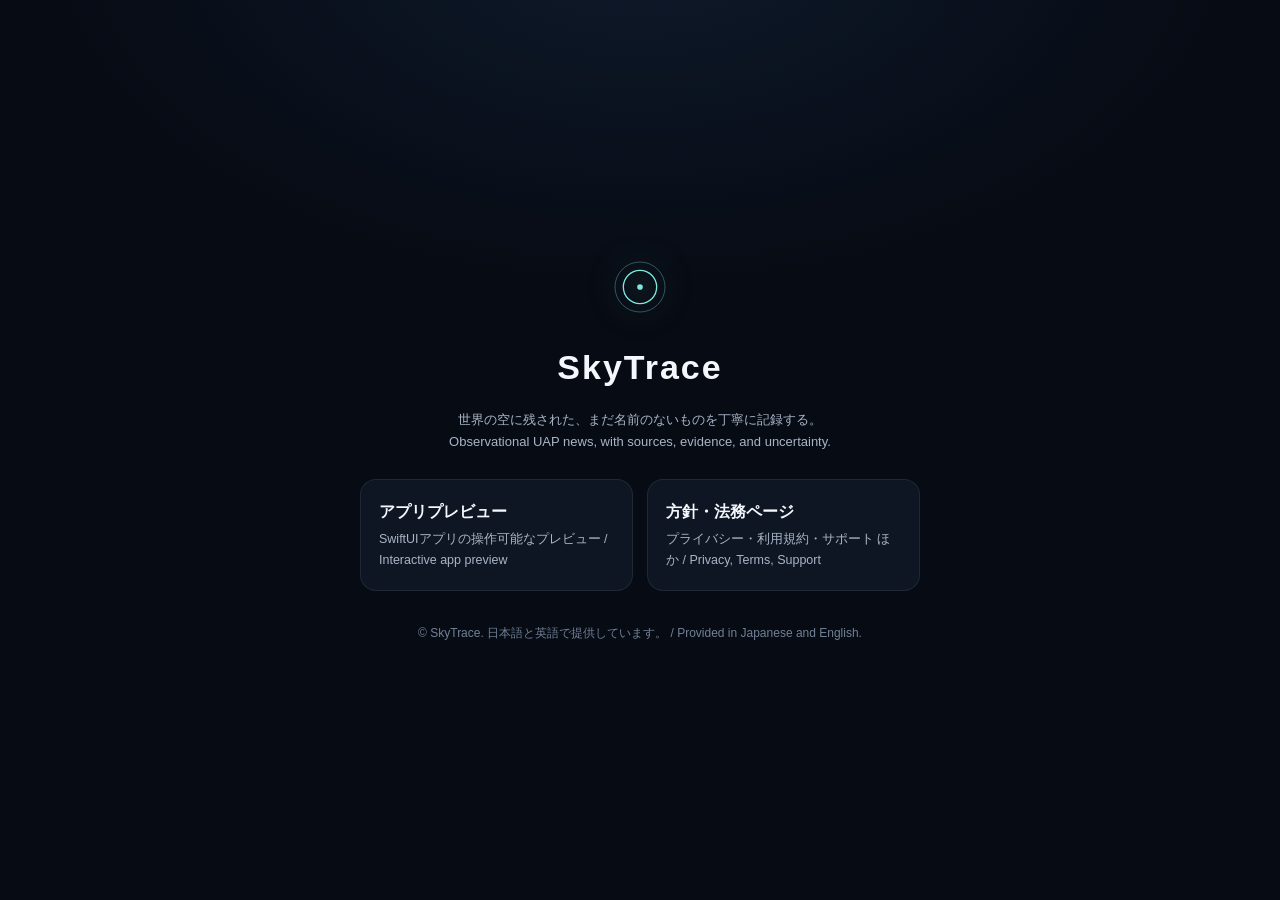
<file: docs/index.html>
<!DOCTYPE html>
<html lang="ja">
<head>
<meta charset="utf-8">
<meta name="viewport" content="width=device-width, initial-scale=1">
<title>SkyTrace</title>
<link rel="icon" href="data:image/svg+xml,%3Csvg xmlns='http://www.w3.org/2000/svg' viewBox='0 0 32 32'%3E%3Crect width='32' height='32' rx='7' fill='%230B1621'/%3E%3Ccircle cx='16' cy='16' r='7' fill='none' stroke='%235FD4C8' stroke-width='1.6'/%3E%3Ccircle cx='16' cy='16' r='2' fill='%235FD4C8'/%3E%3C/svg%3E">
<style>
  :root{color-scheme:dark}
  *{box-sizing:border-box}
  body{margin:0;min-height:100vh;display:flex;flex-direction:column;align-items:center;justify-content:center;gap:8px;
    background:radial-gradient(1000px 600px at 50% -8%, #0e1a2b 0%, rgba(14,26,43,0) 60%), #070B14;
    color:#F4F7FB;font-family:-apple-system,BlinkMacSystemFont,"Segoe UI",Roboto,"Hiragino Sans","Noto Sans JP",sans-serif;
    line-height:1.7;padding:32px 20px}
  a{color:#5FD4C8;text-decoration:none}
  .glyph{filter:drop-shadow(0 0 16px rgba(127,230,220,.5));margin-bottom:6px}
  h1{font-size:34px;font-weight:800;letter-spacing:2px;margin:0}
  p.tag{color:#A9B5C7;font-size:13px;max-width:420px;text-align:center;margin:4px 0 18px}
  .cards{display:grid;grid-template-columns:repeat(auto-fit,minmax(220px,1fr));gap:14px;max-width:560px;width:100%}
  .card{display:block;padding:18px;border-radius:16px;background:#0E1623;border:1px solid rgba(255,255,255,.08);transition:border-color .15s,transform .12s}
  .card:hover{border-color:rgba(95,212,200,.5);transform:translateY(-1px)}
  .card b{display:block;font-size:16px;color:#F4F7FB}
  .card span{display:block;color:#A9B5C7;font-size:12.5px;margin-top:4px}
  footer{color:#728096;font-size:12px;margin-top:24px;text-align:center}
</style>
</head>
<body>
  <div class="glyph">
    <svg width="60" height="60" viewBox="0 0 72 72">
      <circle cx="36" cy="36" r="20" fill="none" stroke="#7FE6DC" stroke-width="1.6"/>
      <circle cx="36" cy="36" r="30" fill="none" stroke="#7FE6DC" stroke-opacity="0.4" stroke-width="1"/>
      <circle cx="36" cy="36" r="3.4" fill="#7FE6DC"/>
    </svg>
  </div>
  <h1>SkyTrace</h1>
  <p class="tag">世界の空に残された、まだ名前のないものを丁寧に記録する。<br>Observational UAP news, with sources, evidence, and uncertainty.</p>
  <div class="cards">
    <a class="card" href="/preview/"><b>アプリプレビュー</b><span>SwiftUIアプリの操作可能なプレビュー / Interactive app preview</span></a>
    <a class="card" href="/site/"><b>方針・法務ページ</b><span>プライバシー・利用規約・サポート ほか / Privacy, Terms, Support</span></a>
  </div>
  <footer>© SkyTrace. 日本語と英語で提供しています。 / Provided in Japanese and English.</footer>
</body>
</html>
</file>
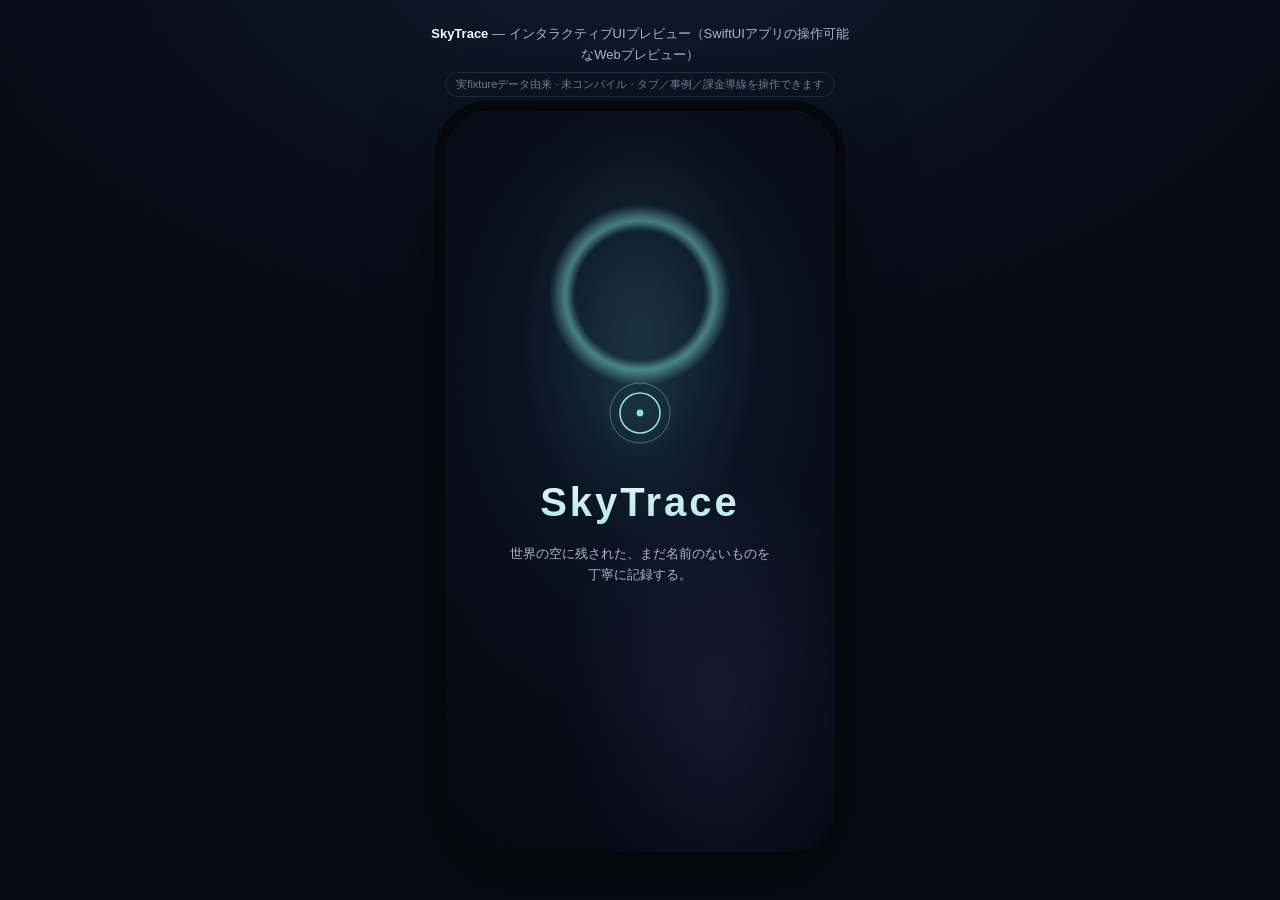
<file: docs/preview/index.html>
<!DOCTYPE html>
<html lang="ja">
<head>
<meta charset="utf-8">
<meta name="viewport" content="width=device-width, initial-scale=1">
<title>SkyTrace — インタラクティブUIプレビュー</title>
<link rel="icon" href="data:image/svg+xml,%3Csvg xmlns='http://www.w3.org/2000/svg' viewBox='0 0 32 32'%3E%3Crect width='32' height='32' rx='7' fill='%230B1621'/%3E%3Ccircle cx='16' cy='16' r='7' fill='none' stroke='%235FD4C8' stroke-width='1.6'/%3E%3Ccircle cx='16' cy='16' r='2' fill='%235FD4C8'/%3E%3C/svg%3E">
<link rel="stylesheet" href="styles.css">
</head>
<body>
<div class="pagehead">
  <b>SkyTrace</b> — インタラクティブUIプレビュー（SwiftUIアプリの操作可能なWebプレビュー）
  <div class="pill">実fixtureデータ由来 · 未コンパイル · タブ／事例／課金導線を操作できます</div>
</div>

<div class="phone">
  <div class="cosmos" id="cosmos" aria-hidden="true"></div>
  <div class="notch"></div>
  <div class="statusbar"><span>9:41</span><span>SkyTrace</span><span>▮▮▮ 100%</span></div>
  <div class="nav" id="nav"></div>
  <div class="screen" id="screen">読み込み中…</div>
  <div class="tabbar" id="tabbar"></div>
  <div id="sheetHost"></div>
  <div class="splash" id="splash" aria-hidden="true">
    <div class="splash-sky"></div>
    <div class="splash-orb"></div>
    <div class="splash-mark">
      <div class="splash-glyph">
        <svg width="72" height="72" viewBox="0 0 72 72">
          <circle cx="36" cy="36" r="20" fill="none" stroke="#7FE6DC" stroke-width="1.6"/>
          <circle cx="36" cy="36" r="30" fill="none" stroke="#7FE6DC" stroke-opacity="0.4" stroke-width="1"/>
          <circle cx="36" cy="36" r="3.4" fill="#7FE6DC"/>
        </svg>
      </div>
      <div class="splash-title">SkyTrace</div>
      <div class="splash-tag">世界の空に残された、まだ名前のないものを丁寧に記録する。</div>
    </div>
  </div>
</div>

<script src="app.js"></script>
</body>
</html>
</file>
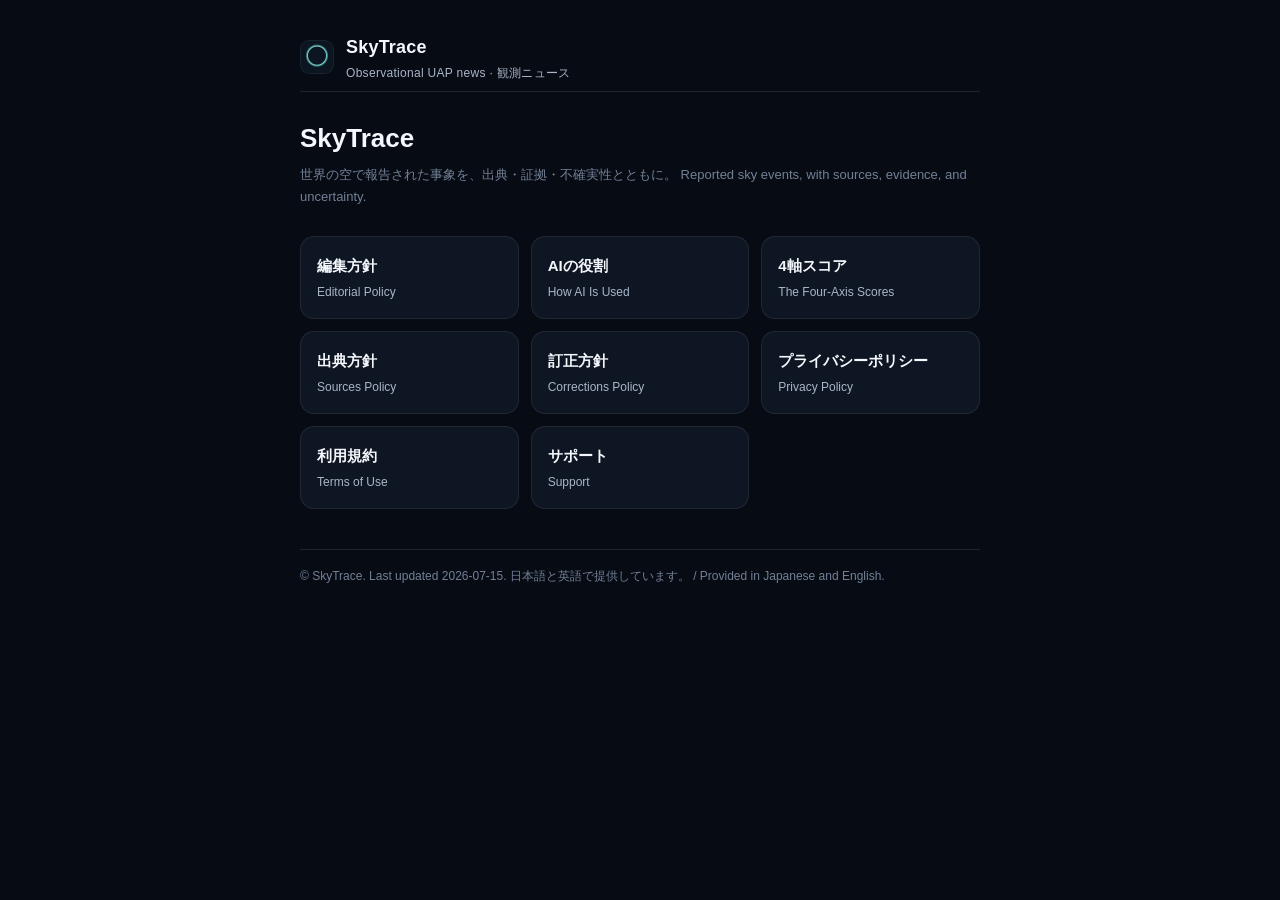
<file: docs/site/index.html>
<!DOCTYPE html>
<html lang="ja">
<head>
<meta charset="utf-8">
<meta name="viewport" content="width=device-width, initial-scale=1">
<title>About · SkyTrace</title>
<style>:root{color-scheme:dark}
*{box-sizing:border-box}
body{margin:0;background:#070B14;color:#F4F7FB;
  font-family:-apple-system,BlinkMacSystemFont,"Segoe UI",Roboto,"Helvetica Neue",Arial,"Hiragino Sans","Noto Sans JP",sans-serif;
  line-height:1.7;-webkit-text-size-adjust:100%}
a{color:#5FD4C8;text-decoration:none}
a:hover{text-decoration:underline}
.wrap{max-width:720px;margin:0 auto;padding:32px 20px 64px}
header.site{display:flex;align-items:center;gap:12px;padding-bottom:8px;border-bottom:1px solid rgba(255,255,255,.10);margin-bottom:24px}
.mark{width:34px;height:34px;border-radius:9px;flex:0 0 auto;
  background:radial-gradient(circle at 50% 46%,rgba(127,230,220,0) 34%,rgba(127,230,220,.9) 38%,rgba(127,230,220,0) 46%),#0B1621;
  box-shadow:inset 0 0 0 1px rgba(255,255,255,.06)}
.brand{font-weight:600;font-size:18px;letter-spacing:.2px}
.brand small{display:block;color:#A9B5C7;font-weight:400;font-size:12px;letter-spacing:.3px}
h1{font-size:26px;margin:8px 0 4px}
.updated{color:#728096;font-size:13px;margin:0 0 28px}
h2.lang{font-size:13px;text-transform:uppercase;letter-spacing:1.4px;color:#5FD4C8;margin:34px 0 10px}
p.lead{color:#DCE4F0;margin:0 0 14px}
ul{padding-left:20px;margin:0 0 8px}
li{margin:8px 0;color:#C6D0DF}
nav.pages{display:flex;flex-wrap:wrap;gap:8px 14px;margin:26px 0 0;padding-top:20px;border-top:1px solid rgba(255,255,255,.10)}
nav.pages a{font-size:14px;color:#A9B5C7}
nav.pages a.active{color:#5FD4C8}
footer{color:#728096;font-size:12px;margin-top:40px;padding-top:16px;border-top:1px solid rgba(255,255,255,.10)}
.cards{display:grid;grid-template-columns:repeat(auto-fill,minmax(200px,1fr));gap:12px;margin-top:24px}
.card{display:block;padding:16px;border-radius:14px;background:#0E1623;border:1px solid rgba(255,255,255,.08)}
.card:hover{border-color:rgba(95,212,200,.5);text-decoration:none}
.card b{display:block;color:#F4F7FB;font-size:15px}
.card span{display:block;color:#A9B5C7;font-size:12px;margin-top:3px}</style>
</head>
<body>
<div class="wrap">
<header class="site"><a class="mark" href="index.html" aria-label="SkyTrace"></a><div class="brand">SkyTrace<small>Observational UAP news · 観測ニュース</small></div></header>
<h1>SkyTrace</h1>
<p class="updated">世界の空で報告された事象を、出典・証拠・不確実性とともに。 Reported sky events, with sources, evidence, and uncertainty.</p>
<div class="cards">
<a class="card" href="editorial/"><b>編集方針</b><span>Editorial Policy</span></a>
<a class="card" href="ai/"><b>AIの役割</b><span>How AI Is Used</span></a>
<a class="card" href="scores/"><b>4軸スコア</b><span>The Four-Axis Scores</span></a>
<a class="card" href="sources/"><b>出典方針</b><span>Sources Policy</span></a>
<a class="card" href="correction/"><b>訂正方針</b><span>Corrections Policy</span></a>
<a class="card" href="privacy/"><b>プライバシーポリシー</b><span>Privacy Policy</span></a>
<a class="card" href="terms/"><b>利用規約</b><span>Terms of Use</span></a>
<a class="card" href="support/"><b>サポート</b><span>Support</span></a>
</div>
<footer>© SkyTrace. Last updated 2026-07-15. 日本語と英語で提供しています。 / Provided in Japanese and English.</footer>
</div>
</body>
</html>
</file>
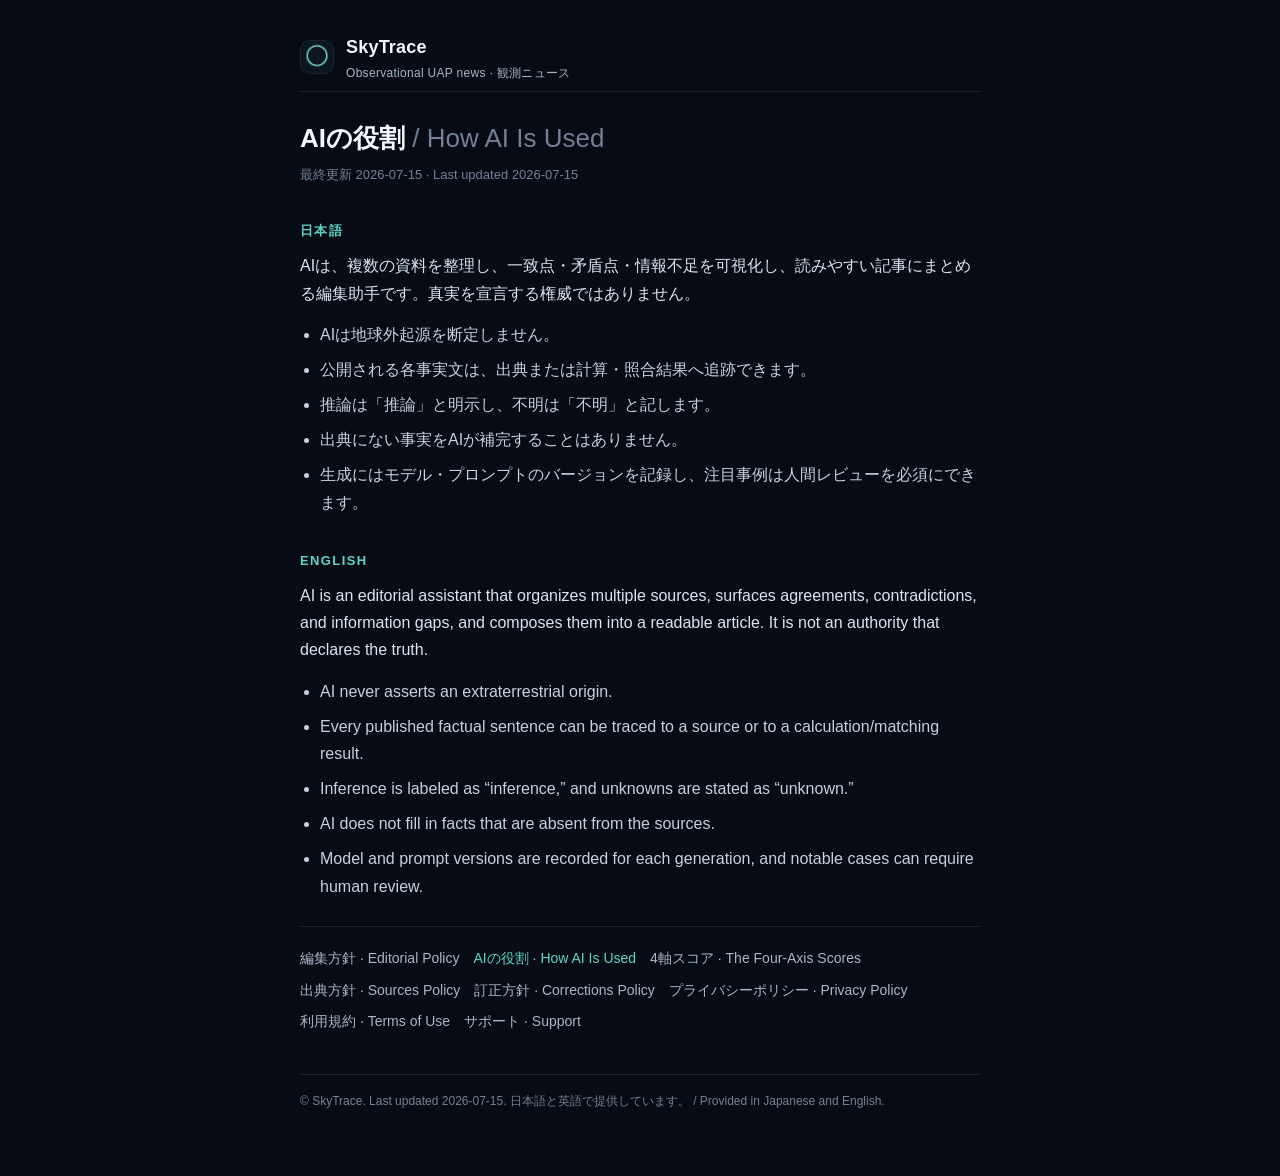
<file: docs/site/ai/index.html>
<!DOCTYPE html>
<html lang="ja">
<head>
<meta charset="utf-8">
<meta name="viewport" content="width=device-width, initial-scale=1">
<title>AIの役割 / How AI Is Used · SkyTrace</title>
<style>:root{color-scheme:dark}
*{box-sizing:border-box}
body{margin:0;background:#070B14;color:#F4F7FB;
  font-family:-apple-system,BlinkMacSystemFont,"Segoe UI",Roboto,"Helvetica Neue",Arial,"Hiragino Sans","Noto Sans JP",sans-serif;
  line-height:1.7;-webkit-text-size-adjust:100%}
a{color:#5FD4C8;text-decoration:none}
a:hover{text-decoration:underline}
.wrap{max-width:720px;margin:0 auto;padding:32px 20px 64px}
header.site{display:flex;align-items:center;gap:12px;padding-bottom:8px;border-bottom:1px solid rgba(255,255,255,.10);margin-bottom:24px}
.mark{width:34px;height:34px;border-radius:9px;flex:0 0 auto;
  background:radial-gradient(circle at 50% 46%,rgba(127,230,220,0) 34%,rgba(127,230,220,.9) 38%,rgba(127,230,220,0) 46%),#0B1621;
  box-shadow:inset 0 0 0 1px rgba(255,255,255,.06)}
.brand{font-weight:600;font-size:18px;letter-spacing:.2px}
.brand small{display:block;color:#A9B5C7;font-weight:400;font-size:12px;letter-spacing:.3px}
h1{font-size:26px;margin:8px 0 4px}
.updated{color:#728096;font-size:13px;margin:0 0 28px}
h2.lang{font-size:13px;text-transform:uppercase;letter-spacing:1.4px;color:#5FD4C8;margin:34px 0 10px}
p.lead{color:#DCE4F0;margin:0 0 14px}
ul{padding-left:20px;margin:0 0 8px}
li{margin:8px 0;color:#C6D0DF}
nav.pages{display:flex;flex-wrap:wrap;gap:8px 14px;margin:26px 0 0;padding-top:20px;border-top:1px solid rgba(255,255,255,.10)}
nav.pages a{font-size:14px;color:#A9B5C7}
nav.pages a.active{color:#5FD4C8}
footer{color:#728096;font-size:12px;margin-top:40px;padding-top:16px;border-top:1px solid rgba(255,255,255,.10)}
.cards{display:grid;grid-template-columns:repeat(auto-fill,minmax(200px,1fr));gap:12px;margin-top:24px}
.card{display:block;padding:16px;border-radius:14px;background:#0E1623;border:1px solid rgba(255,255,255,.08)}
.card:hover{border-color:rgba(95,212,200,.5);text-decoration:none}
.card b{display:block;color:#F4F7FB;font-size:15px}
.card span{display:block;color:#A9B5C7;font-size:12px;margin-top:3px}</style>
</head>
<body>
<div class="wrap">
<header class="site"><a class="mark" href="../index.html" aria-label="SkyTrace"></a><div class="brand">SkyTrace<small>Observational UAP news · 観測ニュース</small></div></header>
<h1>AIの役割 <span style="color:#728096;font-weight:400">/ How AI Is Used</span></h1>
<p class="updated">最終更新 2026-07-15 · Last updated 2026-07-15</p>
<h2 class="lang">日本語</h2>
<p class="lead">AIは、複数の資料を整理し、一致点・矛盾点・情報不足を可視化し、読みやすい記事にまとめる編集助手です。真実を宣言する権威ではありません。</p>
<ul>
<li>AIは地球外起源を断定しません。</li>
<li>公開される各事実文は、出典または計算・照合結果へ追跡できます。</li>
<li>推論は「推論」と明示し、不明は「不明」と記します。</li>
<li>出典にない事実をAIが補完することはありません。</li>
<li>生成にはモデル・プロンプトのバージョンを記録し、注目事例は人間レビューを必須にできます。</li>
</ul>
<h2 class="lang">English</h2>
<p class="lead">AI is an editorial assistant that organizes multiple sources, surfaces agreements, contradictions, and information gaps, and composes them into a readable article. It is not an authority that declares the truth.</p>
<ul>
<li>AI never asserts an extraterrestrial origin.</li>
<li>Every published factual sentence can be traced to a source or to a calculation/matching result.</li>
<li>Inference is labeled as “inference,” and unknowns are stated as “unknown.”</li>
<li>AI does not fill in facts that are absent from the sources.</li>
<li>Model and prompt versions are recorded for each generation, and notable cases can require human review.</li>
</ul>
<nav class="pages">
<a href="../editorial/">編集方針 · Editorial Policy</a>
<a href="../ai/" class="active">AIの役割 · How AI Is Used</a>
<a href="../scores/">4軸スコア · The Four-Axis Scores</a>
<a href="../sources/">出典方針 · Sources Policy</a>
<a href="../correction/">訂正方針 · Corrections Policy</a>
<a href="../privacy/">プライバシーポリシー · Privacy Policy</a>
<a href="../terms/">利用規約 · Terms of Use</a>
<a href="../support/">サポート · Support</a>
</nav>
<footer>© SkyTrace. Last updated 2026-07-15. 日本語と英語で提供しています。 / Provided in Japanese and English.</footer>
</div>
</body>
</html>
</file>
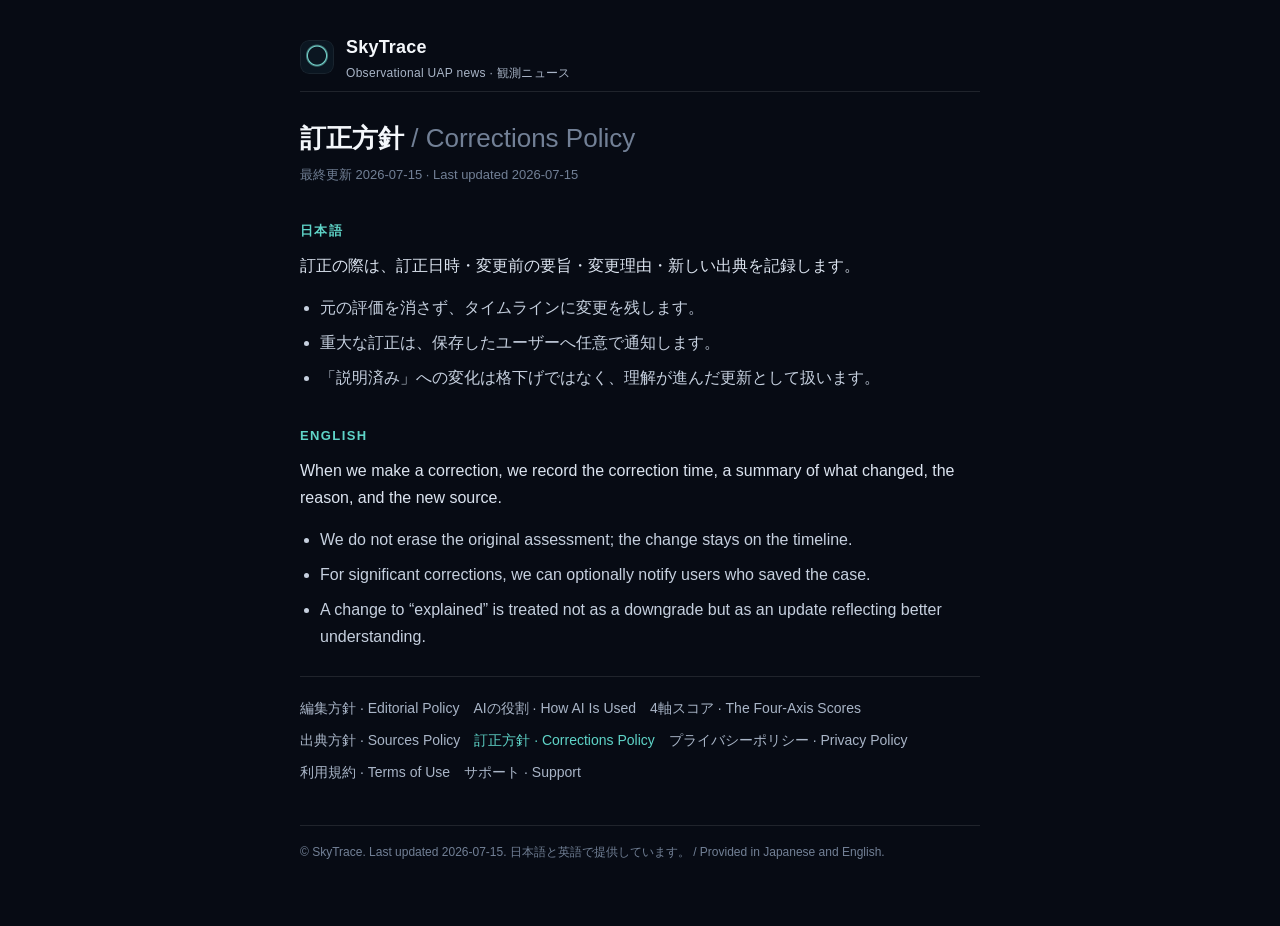
<file: docs/site/correction/index.html>
<!DOCTYPE html>
<html lang="ja">
<head>
<meta charset="utf-8">
<meta name="viewport" content="width=device-width, initial-scale=1">
<title>訂正方針 / Corrections Policy · SkyTrace</title>
<style>:root{color-scheme:dark}
*{box-sizing:border-box}
body{margin:0;background:#070B14;color:#F4F7FB;
  font-family:-apple-system,BlinkMacSystemFont,"Segoe UI",Roboto,"Helvetica Neue",Arial,"Hiragino Sans","Noto Sans JP",sans-serif;
  line-height:1.7;-webkit-text-size-adjust:100%}
a{color:#5FD4C8;text-decoration:none}
a:hover{text-decoration:underline}
.wrap{max-width:720px;margin:0 auto;padding:32px 20px 64px}
header.site{display:flex;align-items:center;gap:12px;padding-bottom:8px;border-bottom:1px solid rgba(255,255,255,.10);margin-bottom:24px}
.mark{width:34px;height:34px;border-radius:9px;flex:0 0 auto;
  background:radial-gradient(circle at 50% 46%,rgba(127,230,220,0) 34%,rgba(127,230,220,.9) 38%,rgba(127,230,220,0) 46%),#0B1621;
  box-shadow:inset 0 0 0 1px rgba(255,255,255,.06)}
.brand{font-weight:600;font-size:18px;letter-spacing:.2px}
.brand small{display:block;color:#A9B5C7;font-weight:400;font-size:12px;letter-spacing:.3px}
h1{font-size:26px;margin:8px 0 4px}
.updated{color:#728096;font-size:13px;margin:0 0 28px}
h2.lang{font-size:13px;text-transform:uppercase;letter-spacing:1.4px;color:#5FD4C8;margin:34px 0 10px}
p.lead{color:#DCE4F0;margin:0 0 14px}
ul{padding-left:20px;margin:0 0 8px}
li{margin:8px 0;color:#C6D0DF}
nav.pages{display:flex;flex-wrap:wrap;gap:8px 14px;margin:26px 0 0;padding-top:20px;border-top:1px solid rgba(255,255,255,.10)}
nav.pages a{font-size:14px;color:#A9B5C7}
nav.pages a.active{color:#5FD4C8}
footer{color:#728096;font-size:12px;margin-top:40px;padding-top:16px;border-top:1px solid rgba(255,255,255,.10)}
.cards{display:grid;grid-template-columns:repeat(auto-fill,minmax(200px,1fr));gap:12px;margin-top:24px}
.card{display:block;padding:16px;border-radius:14px;background:#0E1623;border:1px solid rgba(255,255,255,.08)}
.card:hover{border-color:rgba(95,212,200,.5);text-decoration:none}
.card b{display:block;color:#F4F7FB;font-size:15px}
.card span{display:block;color:#A9B5C7;font-size:12px;margin-top:3px}</style>
</head>
<body>
<div class="wrap">
<header class="site"><a class="mark" href="../index.html" aria-label="SkyTrace"></a><div class="brand">SkyTrace<small>Observational UAP news · 観測ニュース</small></div></header>
<h1>訂正方針 <span style="color:#728096;font-weight:400">/ Corrections Policy</span></h1>
<p class="updated">最終更新 2026-07-15 · Last updated 2026-07-15</p>
<h2 class="lang">日本語</h2>
<p class="lead">訂正の際は、訂正日時・変更前の要旨・変更理由・新しい出典を記録します。</p>
<ul>
<li>元の評価を消さず、タイムラインに変更を残します。</li>
<li>重大な訂正は、保存したユーザーへ任意で通知します。</li>
<li>「説明済み」への変化は格下げではなく、理解が進んだ更新として扱います。</li>
</ul>
<h2 class="lang">English</h2>
<p class="lead">When we make a correction, we record the correction time, a summary of what changed, the reason, and the new source.</p>
<ul>
<li>We do not erase the original assessment; the change stays on the timeline.</li>
<li>For significant corrections, we can optionally notify users who saved the case.</li>
<li>A change to “explained” is treated not as a downgrade but as an update reflecting better understanding.</li>
</ul>
<nav class="pages">
<a href="../editorial/">編集方針 · Editorial Policy</a>
<a href="../ai/">AIの役割 · How AI Is Used</a>
<a href="../scores/">4軸スコア · The Four-Axis Scores</a>
<a href="../sources/">出典方針 · Sources Policy</a>
<a href="../correction/" class="active">訂正方針 · Corrections Policy</a>
<a href="../privacy/">プライバシーポリシー · Privacy Policy</a>
<a href="../terms/">利用規約 · Terms of Use</a>
<a href="../support/">サポート · Support</a>
</nav>
<footer>© SkyTrace. Last updated 2026-07-15. 日本語と英語で提供しています。 / Provided in Japanese and English.</footer>
</div>
</body>
</html>
</file>
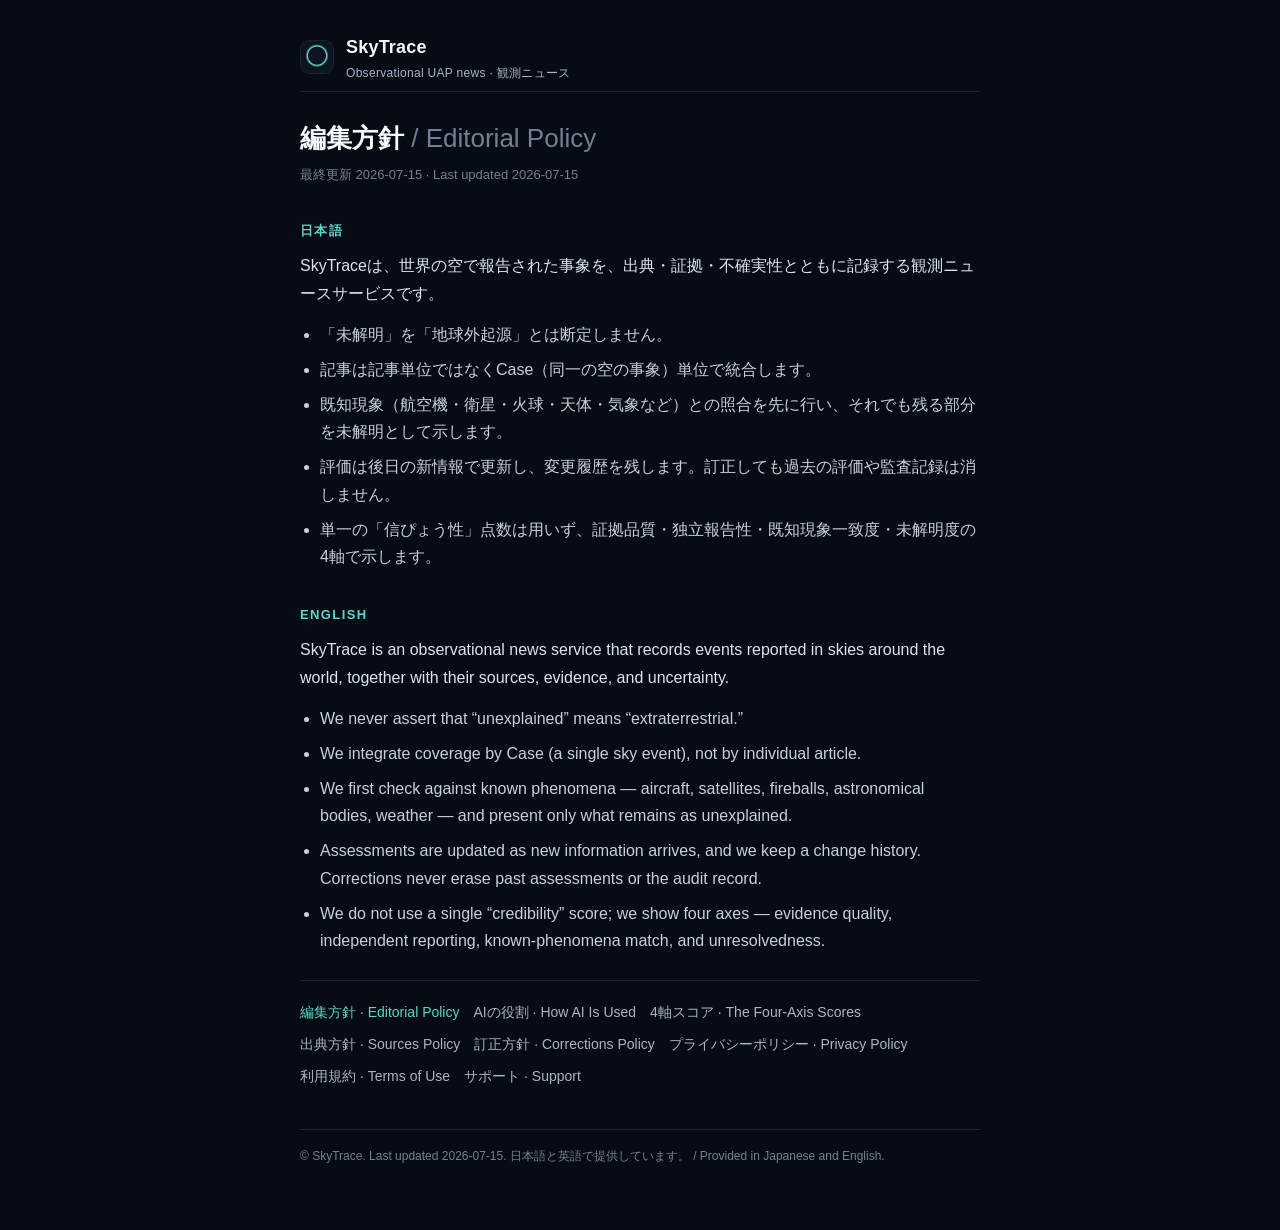
<file: docs/site/editorial/index.html>
<!DOCTYPE html>
<html lang="ja">
<head>
<meta charset="utf-8">
<meta name="viewport" content="width=device-width, initial-scale=1">
<title>編集方針 / Editorial Policy · SkyTrace</title>
<style>:root{color-scheme:dark}
*{box-sizing:border-box}
body{margin:0;background:#070B14;color:#F4F7FB;
  font-family:-apple-system,BlinkMacSystemFont,"Segoe UI",Roboto,"Helvetica Neue",Arial,"Hiragino Sans","Noto Sans JP",sans-serif;
  line-height:1.7;-webkit-text-size-adjust:100%}
a{color:#5FD4C8;text-decoration:none}
a:hover{text-decoration:underline}
.wrap{max-width:720px;margin:0 auto;padding:32px 20px 64px}
header.site{display:flex;align-items:center;gap:12px;padding-bottom:8px;border-bottom:1px solid rgba(255,255,255,.10);margin-bottom:24px}
.mark{width:34px;height:34px;border-radius:9px;flex:0 0 auto;
  background:radial-gradient(circle at 50% 46%,rgba(127,230,220,0) 34%,rgba(127,230,220,.9) 38%,rgba(127,230,220,0) 46%),#0B1621;
  box-shadow:inset 0 0 0 1px rgba(255,255,255,.06)}
.brand{font-weight:600;font-size:18px;letter-spacing:.2px}
.brand small{display:block;color:#A9B5C7;font-weight:400;font-size:12px;letter-spacing:.3px}
h1{font-size:26px;margin:8px 0 4px}
.updated{color:#728096;font-size:13px;margin:0 0 28px}
h2.lang{font-size:13px;text-transform:uppercase;letter-spacing:1.4px;color:#5FD4C8;margin:34px 0 10px}
p.lead{color:#DCE4F0;margin:0 0 14px}
ul{padding-left:20px;margin:0 0 8px}
li{margin:8px 0;color:#C6D0DF}
nav.pages{display:flex;flex-wrap:wrap;gap:8px 14px;margin:26px 0 0;padding-top:20px;border-top:1px solid rgba(255,255,255,.10)}
nav.pages a{font-size:14px;color:#A9B5C7}
nav.pages a.active{color:#5FD4C8}
footer{color:#728096;font-size:12px;margin-top:40px;padding-top:16px;border-top:1px solid rgba(255,255,255,.10)}
.cards{display:grid;grid-template-columns:repeat(auto-fill,minmax(200px,1fr));gap:12px;margin-top:24px}
.card{display:block;padding:16px;border-radius:14px;background:#0E1623;border:1px solid rgba(255,255,255,.08)}
.card:hover{border-color:rgba(95,212,200,.5);text-decoration:none}
.card b{display:block;color:#F4F7FB;font-size:15px}
.card span{display:block;color:#A9B5C7;font-size:12px;margin-top:3px}</style>
</head>
<body>
<div class="wrap">
<header class="site"><a class="mark" href="../index.html" aria-label="SkyTrace"></a><div class="brand">SkyTrace<small>Observational UAP news · 観測ニュース</small></div></header>
<h1>編集方針 <span style="color:#728096;font-weight:400">/ Editorial Policy</span></h1>
<p class="updated">最終更新 2026-07-15 · Last updated 2026-07-15</p>
<h2 class="lang">日本語</h2>
<p class="lead">SkyTraceは、世界の空で報告された事象を、出典・証拠・不確実性とともに記録する観測ニュースサービスです。</p>
<ul>
<li>「未解明」を「地球外起源」とは断定しません。</li>
<li>記事は記事単位ではなくCase（同一の空の事象）単位で統合します。</li>
<li>既知現象（航空機・衛星・火球・天体・気象など）との照合を先に行い、それでも残る部分を未解明として示します。</li>
<li>評価は後日の新情報で更新し、変更履歴を残します。訂正しても過去の評価や監査記録は消しません。</li>
<li>単一の「信ぴょう性」点数は用いず、証拠品質・独立報告性・既知現象一致度・未解明度の4軸で示します。</li>
</ul>
<h2 class="lang">English</h2>
<p class="lead">SkyTrace is an observational news service that records events reported in skies around the world, together with their sources, evidence, and uncertainty.</p>
<ul>
<li>We never assert that “unexplained” means “extraterrestrial.”</li>
<li>We integrate coverage by Case (a single sky event), not by individual article.</li>
<li>We first check against known phenomena — aircraft, satellites, fireballs, astronomical bodies, weather — and present only what remains as unexplained.</li>
<li>Assessments are updated as new information arrives, and we keep a change history. Corrections never erase past assessments or the audit record.</li>
<li>We do not use a single “credibility” score; we show four axes — evidence quality, independent reporting, known-phenomena match, and unresolvedness.</li>
</ul>
<nav class="pages">
<a href="../editorial/" class="active">編集方針 · Editorial Policy</a>
<a href="../ai/">AIの役割 · How AI Is Used</a>
<a href="../scores/">4軸スコア · The Four-Axis Scores</a>
<a href="../sources/">出典方針 · Sources Policy</a>
<a href="../correction/">訂正方針 · Corrections Policy</a>
<a href="../privacy/">プライバシーポリシー · Privacy Policy</a>
<a href="../terms/">利用規約 · Terms of Use</a>
<a href="../support/">サポート · Support</a>
</nav>
<footer>© SkyTrace. Last updated 2026-07-15. 日本語と英語で提供しています。 / Provided in Japanese and English.</footer>
</div>
</body>
</html>
</file>
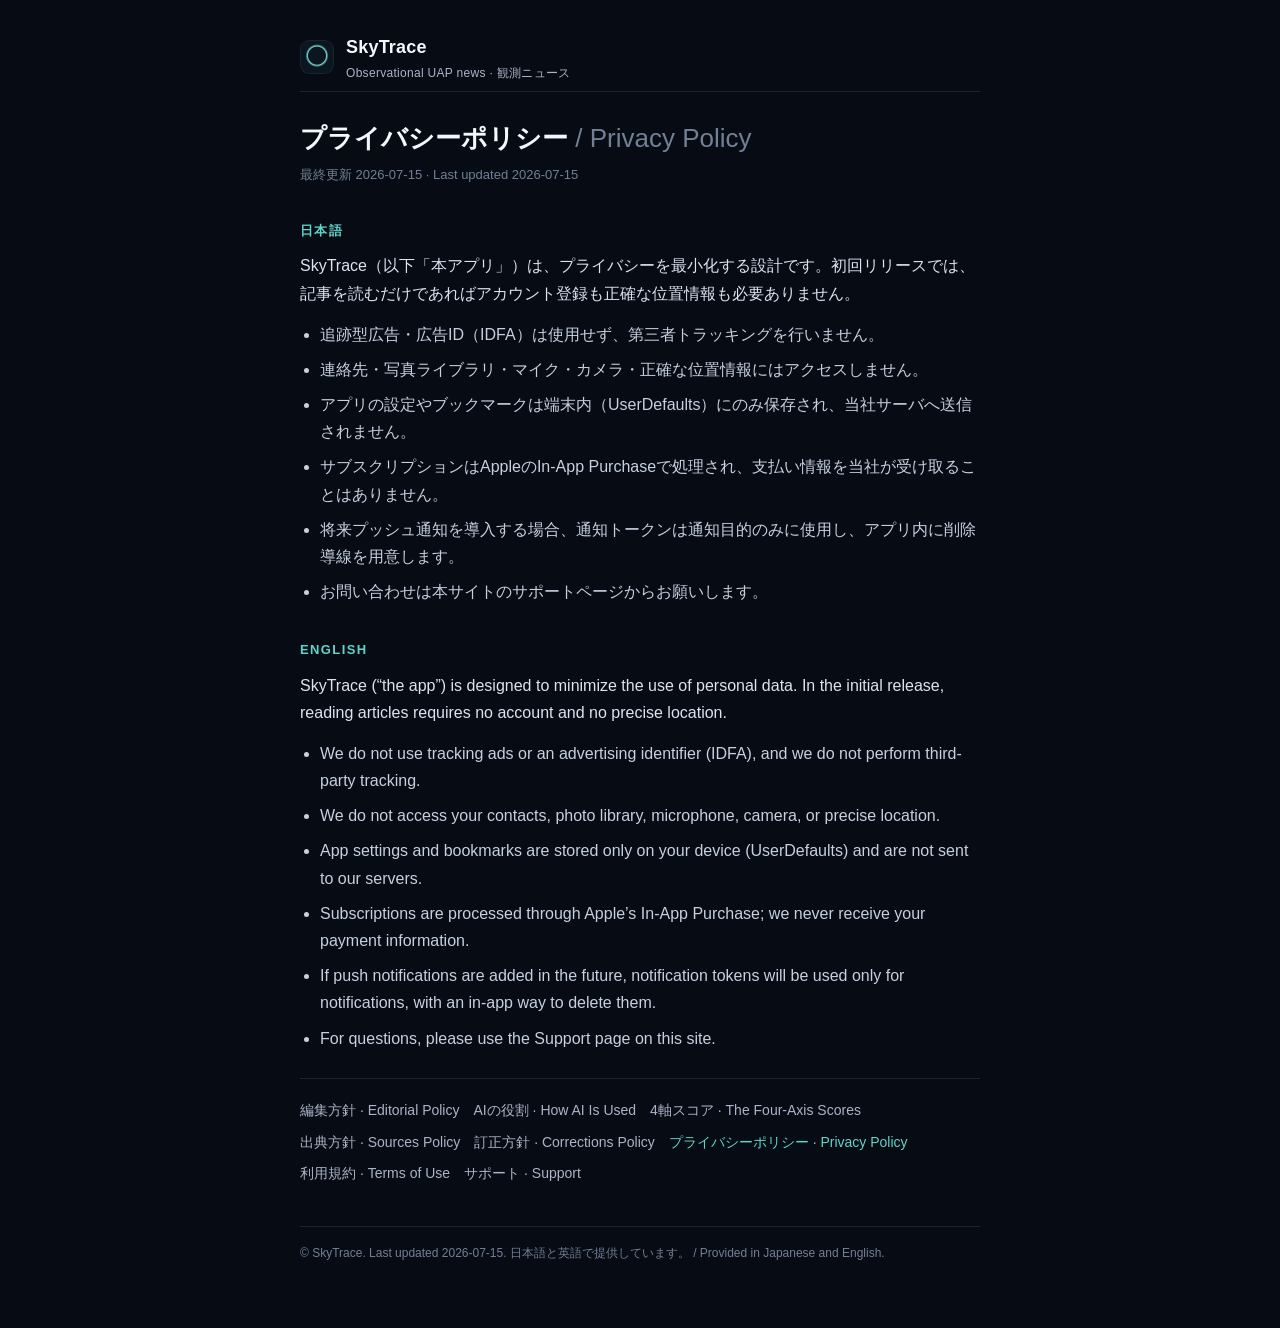
<file: docs/site/privacy/index.html>
<!DOCTYPE html>
<html lang="ja">
<head>
<meta charset="utf-8">
<meta name="viewport" content="width=device-width, initial-scale=1">
<title>プライバシーポリシー / Privacy Policy · SkyTrace</title>
<style>:root{color-scheme:dark}
*{box-sizing:border-box}
body{margin:0;background:#070B14;color:#F4F7FB;
  font-family:-apple-system,BlinkMacSystemFont,"Segoe UI",Roboto,"Helvetica Neue",Arial,"Hiragino Sans","Noto Sans JP",sans-serif;
  line-height:1.7;-webkit-text-size-adjust:100%}
a{color:#5FD4C8;text-decoration:none}
a:hover{text-decoration:underline}
.wrap{max-width:720px;margin:0 auto;padding:32px 20px 64px}
header.site{display:flex;align-items:center;gap:12px;padding-bottom:8px;border-bottom:1px solid rgba(255,255,255,.10);margin-bottom:24px}
.mark{width:34px;height:34px;border-radius:9px;flex:0 0 auto;
  background:radial-gradient(circle at 50% 46%,rgba(127,230,220,0) 34%,rgba(127,230,220,.9) 38%,rgba(127,230,220,0) 46%),#0B1621;
  box-shadow:inset 0 0 0 1px rgba(255,255,255,.06)}
.brand{font-weight:600;font-size:18px;letter-spacing:.2px}
.brand small{display:block;color:#A9B5C7;font-weight:400;font-size:12px;letter-spacing:.3px}
h1{font-size:26px;margin:8px 0 4px}
.updated{color:#728096;font-size:13px;margin:0 0 28px}
h2.lang{font-size:13px;text-transform:uppercase;letter-spacing:1.4px;color:#5FD4C8;margin:34px 0 10px}
p.lead{color:#DCE4F0;margin:0 0 14px}
ul{padding-left:20px;margin:0 0 8px}
li{margin:8px 0;color:#C6D0DF}
nav.pages{display:flex;flex-wrap:wrap;gap:8px 14px;margin:26px 0 0;padding-top:20px;border-top:1px solid rgba(255,255,255,.10)}
nav.pages a{font-size:14px;color:#A9B5C7}
nav.pages a.active{color:#5FD4C8}
footer{color:#728096;font-size:12px;margin-top:40px;padding-top:16px;border-top:1px solid rgba(255,255,255,.10)}
.cards{display:grid;grid-template-columns:repeat(auto-fill,minmax(200px,1fr));gap:12px;margin-top:24px}
.card{display:block;padding:16px;border-radius:14px;background:#0E1623;border:1px solid rgba(255,255,255,.08)}
.card:hover{border-color:rgba(95,212,200,.5);text-decoration:none}
.card b{display:block;color:#F4F7FB;font-size:15px}
.card span{display:block;color:#A9B5C7;font-size:12px;margin-top:3px}</style>
</head>
<body>
<div class="wrap">
<header class="site"><a class="mark" href="../index.html" aria-label="SkyTrace"></a><div class="brand">SkyTrace<small>Observational UAP news · 観測ニュース</small></div></header>
<h1>プライバシーポリシー <span style="color:#728096;font-weight:400">/ Privacy Policy</span></h1>
<p class="updated">最終更新 2026-07-15 · Last updated 2026-07-15</p>
<h2 class="lang">日本語</h2>
<p class="lead">SkyTrace（以下「本アプリ」）は、プライバシーを最小化する設計です。初回リリースでは、記事を読むだけであればアカウント登録も正確な位置情報も必要ありません。</p>
<ul>
<li>追跡型広告・広告ID（IDFA）は使用せず、第三者トラッキングを行いません。</li>
<li>連絡先・写真ライブラリ・マイク・カメラ・正確な位置情報にはアクセスしません。</li>
<li>アプリの設定やブックマークは端末内（UserDefaults）にのみ保存され、当社サーバへ送信されません。</li>
<li>サブスクリプションはAppleのIn-App Purchaseで処理され、支払い情報を当社が受け取ることはありません。</li>
<li>将来プッシュ通知を導入する場合、通知トークンは通知目的のみに使用し、アプリ内に削除導線を用意します。</li>
<li>お問い合わせは本サイトのサポートページからお願いします。</li>
</ul>
<h2 class="lang">English</h2>
<p class="lead">SkyTrace (“the app”) is designed to minimize the use of personal data. In the initial release, reading articles requires no account and no precise location.</p>
<ul>
<li>We do not use tracking ads or an advertising identifier (IDFA), and we do not perform third-party tracking.</li>
<li>We do not access your contacts, photo library, microphone, camera, or precise location.</li>
<li>App settings and bookmarks are stored only on your device (UserDefaults) and are not sent to our servers.</li>
<li>Subscriptions are processed through Apple’s In-App Purchase; we never receive your payment information.</li>
<li>If push notifications are added in the future, notification tokens will be used only for notifications, with an in-app way to delete them.</li>
<li>For questions, please use the Support page on this site.</li>
</ul>
<nav class="pages">
<a href="../editorial/">編集方針 · Editorial Policy</a>
<a href="../ai/">AIの役割 · How AI Is Used</a>
<a href="../scores/">4軸スコア · The Four-Axis Scores</a>
<a href="../sources/">出典方針 · Sources Policy</a>
<a href="../correction/">訂正方針 · Corrections Policy</a>
<a href="../privacy/" class="active">プライバシーポリシー · Privacy Policy</a>
<a href="../terms/">利用規約 · Terms of Use</a>
<a href="../support/">サポート · Support</a>
</nav>
<footer>© SkyTrace. Last updated 2026-07-15. 日本語と英語で提供しています。 / Provided in Japanese and English.</footer>
</div>
</body>
</html>
</file>
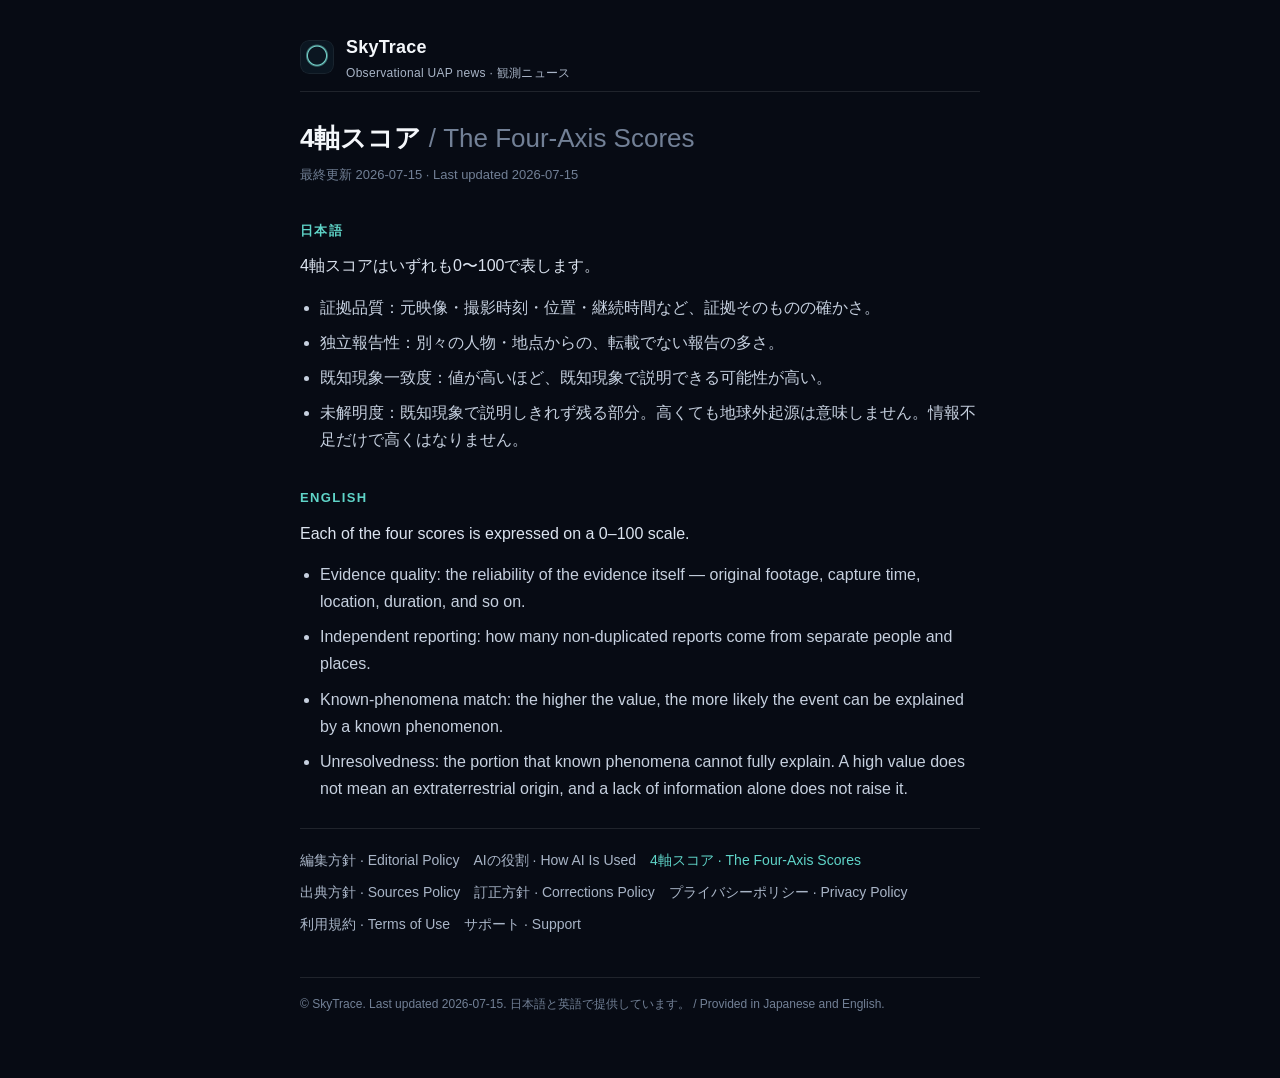
<file: docs/site/scores/index.html>
<!DOCTYPE html>
<html lang="ja">
<head>
<meta charset="utf-8">
<meta name="viewport" content="width=device-width, initial-scale=1">
<title>4軸スコア / The Four-Axis Scores · SkyTrace</title>
<style>:root{color-scheme:dark}
*{box-sizing:border-box}
body{margin:0;background:#070B14;color:#F4F7FB;
  font-family:-apple-system,BlinkMacSystemFont,"Segoe UI",Roboto,"Helvetica Neue",Arial,"Hiragino Sans","Noto Sans JP",sans-serif;
  line-height:1.7;-webkit-text-size-adjust:100%}
a{color:#5FD4C8;text-decoration:none}
a:hover{text-decoration:underline}
.wrap{max-width:720px;margin:0 auto;padding:32px 20px 64px}
header.site{display:flex;align-items:center;gap:12px;padding-bottom:8px;border-bottom:1px solid rgba(255,255,255,.10);margin-bottom:24px}
.mark{width:34px;height:34px;border-radius:9px;flex:0 0 auto;
  background:radial-gradient(circle at 50% 46%,rgba(127,230,220,0) 34%,rgba(127,230,220,.9) 38%,rgba(127,230,220,0) 46%),#0B1621;
  box-shadow:inset 0 0 0 1px rgba(255,255,255,.06)}
.brand{font-weight:600;font-size:18px;letter-spacing:.2px}
.brand small{display:block;color:#A9B5C7;font-weight:400;font-size:12px;letter-spacing:.3px}
h1{font-size:26px;margin:8px 0 4px}
.updated{color:#728096;font-size:13px;margin:0 0 28px}
h2.lang{font-size:13px;text-transform:uppercase;letter-spacing:1.4px;color:#5FD4C8;margin:34px 0 10px}
p.lead{color:#DCE4F0;margin:0 0 14px}
ul{padding-left:20px;margin:0 0 8px}
li{margin:8px 0;color:#C6D0DF}
nav.pages{display:flex;flex-wrap:wrap;gap:8px 14px;margin:26px 0 0;padding-top:20px;border-top:1px solid rgba(255,255,255,.10)}
nav.pages a{font-size:14px;color:#A9B5C7}
nav.pages a.active{color:#5FD4C8}
footer{color:#728096;font-size:12px;margin-top:40px;padding-top:16px;border-top:1px solid rgba(255,255,255,.10)}
.cards{display:grid;grid-template-columns:repeat(auto-fill,minmax(200px,1fr));gap:12px;margin-top:24px}
.card{display:block;padding:16px;border-radius:14px;background:#0E1623;border:1px solid rgba(255,255,255,.08)}
.card:hover{border-color:rgba(95,212,200,.5);text-decoration:none}
.card b{display:block;color:#F4F7FB;font-size:15px}
.card span{display:block;color:#A9B5C7;font-size:12px;margin-top:3px}</style>
</head>
<body>
<div class="wrap">
<header class="site"><a class="mark" href="../index.html" aria-label="SkyTrace"></a><div class="brand">SkyTrace<small>Observational UAP news · 観測ニュース</small></div></header>
<h1>4軸スコア <span style="color:#728096;font-weight:400">/ The Four-Axis Scores</span></h1>
<p class="updated">最終更新 2026-07-15 · Last updated 2026-07-15</p>
<h2 class="lang">日本語</h2>
<p class="lead">4軸スコアはいずれも0〜100で表します。</p>
<ul>
<li>証拠品質：元映像・撮影時刻・位置・継続時間など、証拠そのものの確かさ。</li>
<li>独立報告性：別々の人物・地点からの、転載でない報告の多さ。</li>
<li>既知現象一致度：値が高いほど、既知現象で説明できる可能性が高い。</li>
<li>未解明度：既知現象で説明しきれず残る部分。高くても地球外起源は意味しません。情報不足だけで高くはなりません。</li>
</ul>
<h2 class="lang">English</h2>
<p class="lead">Each of the four scores is expressed on a 0–100 scale.</p>
<ul>
<li>Evidence quality: the reliability of the evidence itself — original footage, capture time, location, duration, and so on.</li>
<li>Independent reporting: how many non-duplicated reports come from separate people and places.</li>
<li>Known-phenomena match: the higher the value, the more likely the event can be explained by a known phenomenon.</li>
<li>Unresolvedness: the portion that known phenomena cannot fully explain. A high value does not mean an extraterrestrial origin, and a lack of information alone does not raise it.</li>
</ul>
<nav class="pages">
<a href="../editorial/">編集方針 · Editorial Policy</a>
<a href="../ai/">AIの役割 · How AI Is Used</a>
<a href="../scores/" class="active">4軸スコア · The Four-Axis Scores</a>
<a href="../sources/">出典方針 · Sources Policy</a>
<a href="../correction/">訂正方針 · Corrections Policy</a>
<a href="../privacy/">プライバシーポリシー · Privacy Policy</a>
<a href="../terms/">利用規約 · Terms of Use</a>
<a href="../support/">サポート · Support</a>
</nav>
<footer>© SkyTrace. Last updated 2026-07-15. 日本語と英語で提供しています。 / Provided in Japanese and English.</footer>
</div>
</body>
</html>
</file>
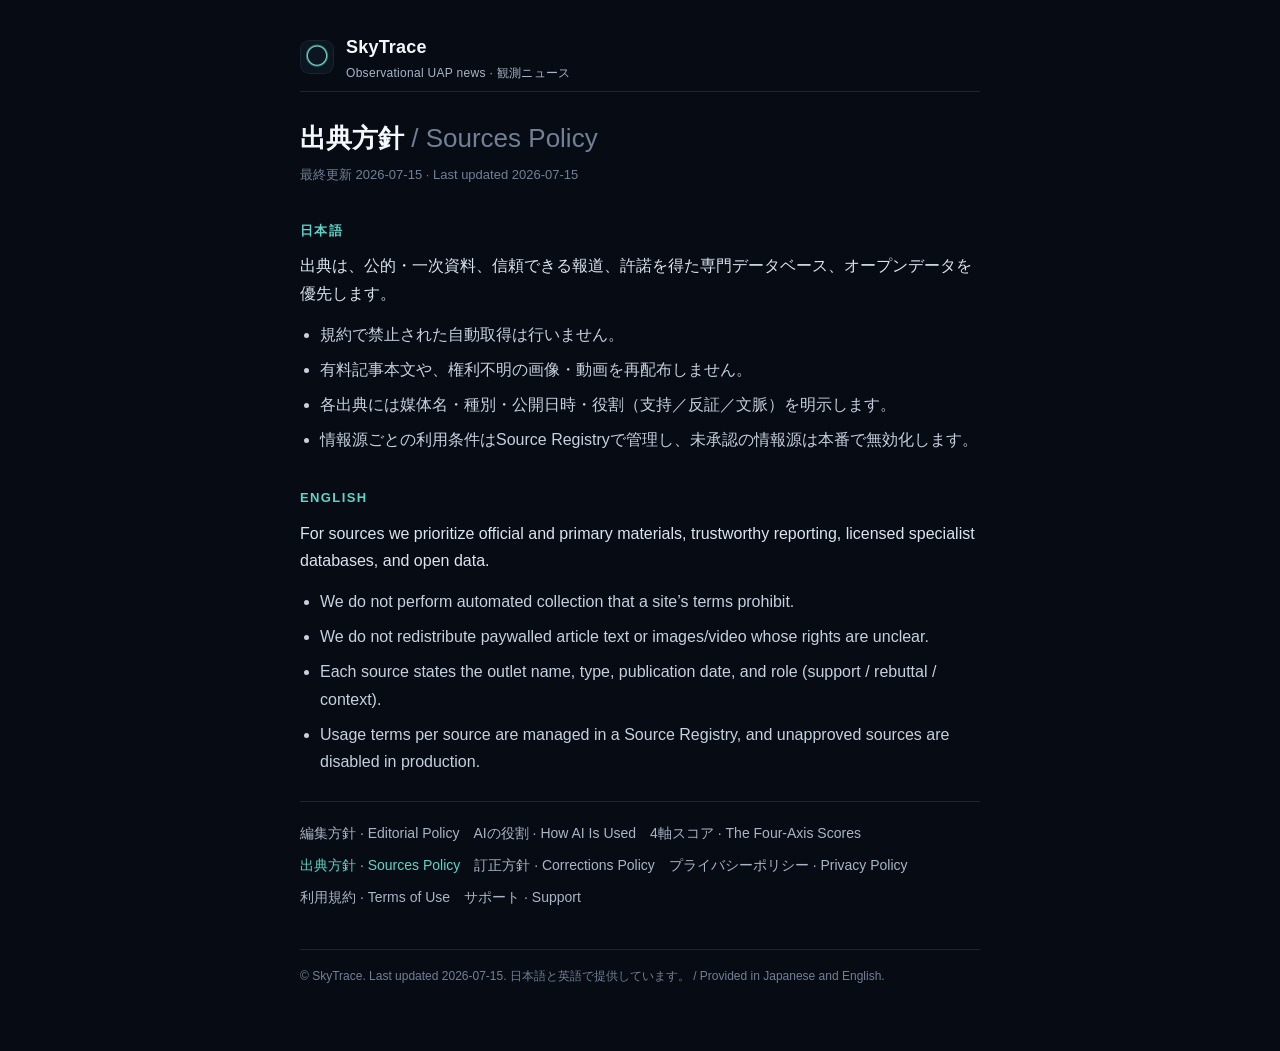
<file: docs/site/sources/index.html>
<!DOCTYPE html>
<html lang="ja">
<head>
<meta charset="utf-8">
<meta name="viewport" content="width=device-width, initial-scale=1">
<title>出典方針 / Sources Policy · SkyTrace</title>
<style>:root{color-scheme:dark}
*{box-sizing:border-box}
body{margin:0;background:#070B14;color:#F4F7FB;
  font-family:-apple-system,BlinkMacSystemFont,"Segoe UI",Roboto,"Helvetica Neue",Arial,"Hiragino Sans","Noto Sans JP",sans-serif;
  line-height:1.7;-webkit-text-size-adjust:100%}
a{color:#5FD4C8;text-decoration:none}
a:hover{text-decoration:underline}
.wrap{max-width:720px;margin:0 auto;padding:32px 20px 64px}
header.site{display:flex;align-items:center;gap:12px;padding-bottom:8px;border-bottom:1px solid rgba(255,255,255,.10);margin-bottom:24px}
.mark{width:34px;height:34px;border-radius:9px;flex:0 0 auto;
  background:radial-gradient(circle at 50% 46%,rgba(127,230,220,0) 34%,rgba(127,230,220,.9) 38%,rgba(127,230,220,0) 46%),#0B1621;
  box-shadow:inset 0 0 0 1px rgba(255,255,255,.06)}
.brand{font-weight:600;font-size:18px;letter-spacing:.2px}
.brand small{display:block;color:#A9B5C7;font-weight:400;font-size:12px;letter-spacing:.3px}
h1{font-size:26px;margin:8px 0 4px}
.updated{color:#728096;font-size:13px;margin:0 0 28px}
h2.lang{font-size:13px;text-transform:uppercase;letter-spacing:1.4px;color:#5FD4C8;margin:34px 0 10px}
p.lead{color:#DCE4F0;margin:0 0 14px}
ul{padding-left:20px;margin:0 0 8px}
li{margin:8px 0;color:#C6D0DF}
nav.pages{display:flex;flex-wrap:wrap;gap:8px 14px;margin:26px 0 0;padding-top:20px;border-top:1px solid rgba(255,255,255,.10)}
nav.pages a{font-size:14px;color:#A9B5C7}
nav.pages a.active{color:#5FD4C8}
footer{color:#728096;font-size:12px;margin-top:40px;padding-top:16px;border-top:1px solid rgba(255,255,255,.10)}
.cards{display:grid;grid-template-columns:repeat(auto-fill,minmax(200px,1fr));gap:12px;margin-top:24px}
.card{display:block;padding:16px;border-radius:14px;background:#0E1623;border:1px solid rgba(255,255,255,.08)}
.card:hover{border-color:rgba(95,212,200,.5);text-decoration:none}
.card b{display:block;color:#F4F7FB;font-size:15px}
.card span{display:block;color:#A9B5C7;font-size:12px;margin-top:3px}</style>
</head>
<body>
<div class="wrap">
<header class="site"><a class="mark" href="../index.html" aria-label="SkyTrace"></a><div class="brand">SkyTrace<small>Observational UAP news · 観測ニュース</small></div></header>
<h1>出典方針 <span style="color:#728096;font-weight:400">/ Sources Policy</span></h1>
<p class="updated">最終更新 2026-07-15 · Last updated 2026-07-15</p>
<h2 class="lang">日本語</h2>
<p class="lead">出典は、公的・一次資料、信頼できる報道、許諾を得た専門データベース、オープンデータを優先します。</p>
<ul>
<li>規約で禁止された自動取得は行いません。</li>
<li>有料記事本文や、権利不明の画像・動画を再配布しません。</li>
<li>各出典には媒体名・種別・公開日時・役割（支持／反証／文脈）を明示します。</li>
<li>情報源ごとの利用条件はSource Registryで管理し、未承認の情報源は本番で無効化します。</li>
</ul>
<h2 class="lang">English</h2>
<p class="lead">For sources we prioritize official and primary materials, trustworthy reporting, licensed specialist databases, and open data.</p>
<ul>
<li>We do not perform automated collection that a site’s terms prohibit.</li>
<li>We do not redistribute paywalled article text or images/video whose rights are unclear.</li>
<li>Each source states the outlet name, type, publication date, and role (support / rebuttal / context).</li>
<li>Usage terms per source are managed in a Source Registry, and unapproved sources are disabled in production.</li>
</ul>
<nav class="pages">
<a href="../editorial/">編集方針 · Editorial Policy</a>
<a href="../ai/">AIの役割 · How AI Is Used</a>
<a href="../scores/">4軸スコア · The Four-Axis Scores</a>
<a href="../sources/" class="active">出典方針 · Sources Policy</a>
<a href="../correction/">訂正方針 · Corrections Policy</a>
<a href="../privacy/">プライバシーポリシー · Privacy Policy</a>
<a href="../terms/">利用規約 · Terms of Use</a>
<a href="../support/">サポート · Support</a>
</nav>
<footer>© SkyTrace. Last updated 2026-07-15. 日本語と英語で提供しています。 / Provided in Japanese and English.</footer>
</div>
</body>
</html>
</file>
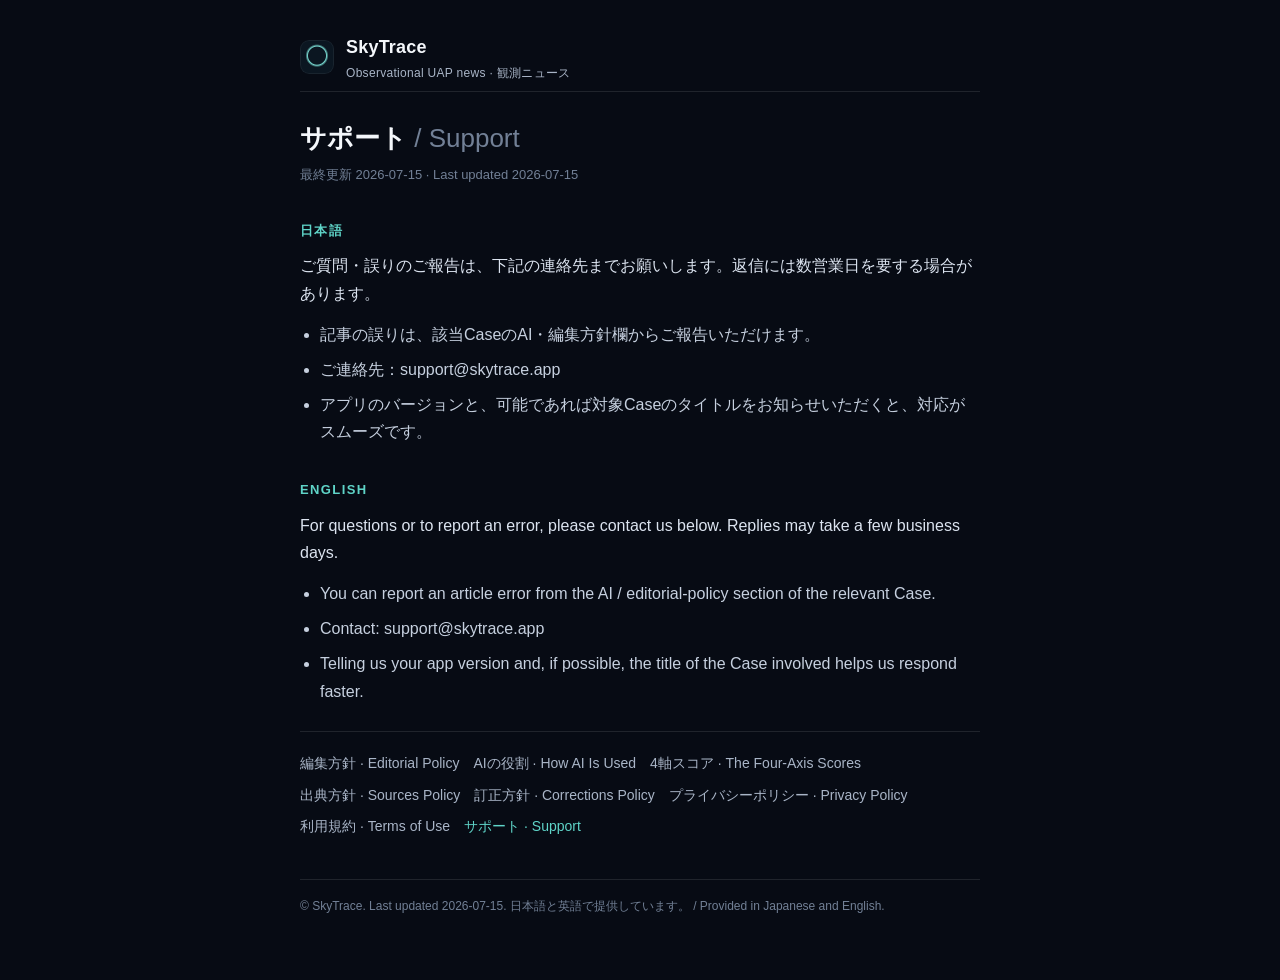
<file: docs/site/support/index.html>
<!DOCTYPE html>
<html lang="ja">
<head>
<meta charset="utf-8">
<meta name="viewport" content="width=device-width, initial-scale=1">
<title>サポート / Support · SkyTrace</title>
<style>:root{color-scheme:dark}
*{box-sizing:border-box}
body{margin:0;background:#070B14;color:#F4F7FB;
  font-family:-apple-system,BlinkMacSystemFont,"Segoe UI",Roboto,"Helvetica Neue",Arial,"Hiragino Sans","Noto Sans JP",sans-serif;
  line-height:1.7;-webkit-text-size-adjust:100%}
a{color:#5FD4C8;text-decoration:none}
a:hover{text-decoration:underline}
.wrap{max-width:720px;margin:0 auto;padding:32px 20px 64px}
header.site{display:flex;align-items:center;gap:12px;padding-bottom:8px;border-bottom:1px solid rgba(255,255,255,.10);margin-bottom:24px}
.mark{width:34px;height:34px;border-radius:9px;flex:0 0 auto;
  background:radial-gradient(circle at 50% 46%,rgba(127,230,220,0) 34%,rgba(127,230,220,.9) 38%,rgba(127,230,220,0) 46%),#0B1621;
  box-shadow:inset 0 0 0 1px rgba(255,255,255,.06)}
.brand{font-weight:600;font-size:18px;letter-spacing:.2px}
.brand small{display:block;color:#A9B5C7;font-weight:400;font-size:12px;letter-spacing:.3px}
h1{font-size:26px;margin:8px 0 4px}
.updated{color:#728096;font-size:13px;margin:0 0 28px}
h2.lang{font-size:13px;text-transform:uppercase;letter-spacing:1.4px;color:#5FD4C8;margin:34px 0 10px}
p.lead{color:#DCE4F0;margin:0 0 14px}
ul{padding-left:20px;margin:0 0 8px}
li{margin:8px 0;color:#C6D0DF}
nav.pages{display:flex;flex-wrap:wrap;gap:8px 14px;margin:26px 0 0;padding-top:20px;border-top:1px solid rgba(255,255,255,.10)}
nav.pages a{font-size:14px;color:#A9B5C7}
nav.pages a.active{color:#5FD4C8}
footer{color:#728096;font-size:12px;margin-top:40px;padding-top:16px;border-top:1px solid rgba(255,255,255,.10)}
.cards{display:grid;grid-template-columns:repeat(auto-fill,minmax(200px,1fr));gap:12px;margin-top:24px}
.card{display:block;padding:16px;border-radius:14px;background:#0E1623;border:1px solid rgba(255,255,255,.08)}
.card:hover{border-color:rgba(95,212,200,.5);text-decoration:none}
.card b{display:block;color:#F4F7FB;font-size:15px}
.card span{display:block;color:#A9B5C7;font-size:12px;margin-top:3px}</style>
</head>
<body>
<div class="wrap">
<header class="site"><a class="mark" href="../index.html" aria-label="SkyTrace"></a><div class="brand">SkyTrace<small>Observational UAP news · 観測ニュース</small></div></header>
<h1>サポート <span style="color:#728096;font-weight:400">/ Support</span></h1>
<p class="updated">最終更新 2026-07-15 · Last updated 2026-07-15</p>
<h2 class="lang">日本語</h2>
<p class="lead">ご質問・誤りのご報告は、下記の連絡先までお願いします。返信には数営業日を要する場合があります。</p>
<ul>
<li>記事の誤りは、該当CaseのAI・編集方針欄からご報告いただけます。</li>
<li>ご連絡先：support@skytrace.app</li>
<li>アプリのバージョンと、可能であれば対象Caseのタイトルをお知らせいただくと、対応がスムーズです。</li>
</ul>
<h2 class="lang">English</h2>
<p class="lead">For questions or to report an error, please contact us below. Replies may take a few business days.</p>
<ul>
<li>You can report an article error from the AI / editorial-policy section of the relevant Case.</li>
<li>Contact: support@skytrace.app</li>
<li>Telling us your app version and, if possible, the title of the Case involved helps us respond faster.</li>
</ul>
<nav class="pages">
<a href="../editorial/">編集方針 · Editorial Policy</a>
<a href="../ai/">AIの役割 · How AI Is Used</a>
<a href="../scores/">4軸スコア · The Four-Axis Scores</a>
<a href="../sources/">出典方針 · Sources Policy</a>
<a href="../correction/">訂正方針 · Corrections Policy</a>
<a href="../privacy/">プライバシーポリシー · Privacy Policy</a>
<a href="../terms/">利用規約 · Terms of Use</a>
<a href="../support/" class="active">サポート · Support</a>
</nav>
<footer>© SkyTrace. Last updated 2026-07-15. 日本語と英語で提供しています。 / Provided in Japanese and English.</footer>
</div>
</body>
</html>
</file>
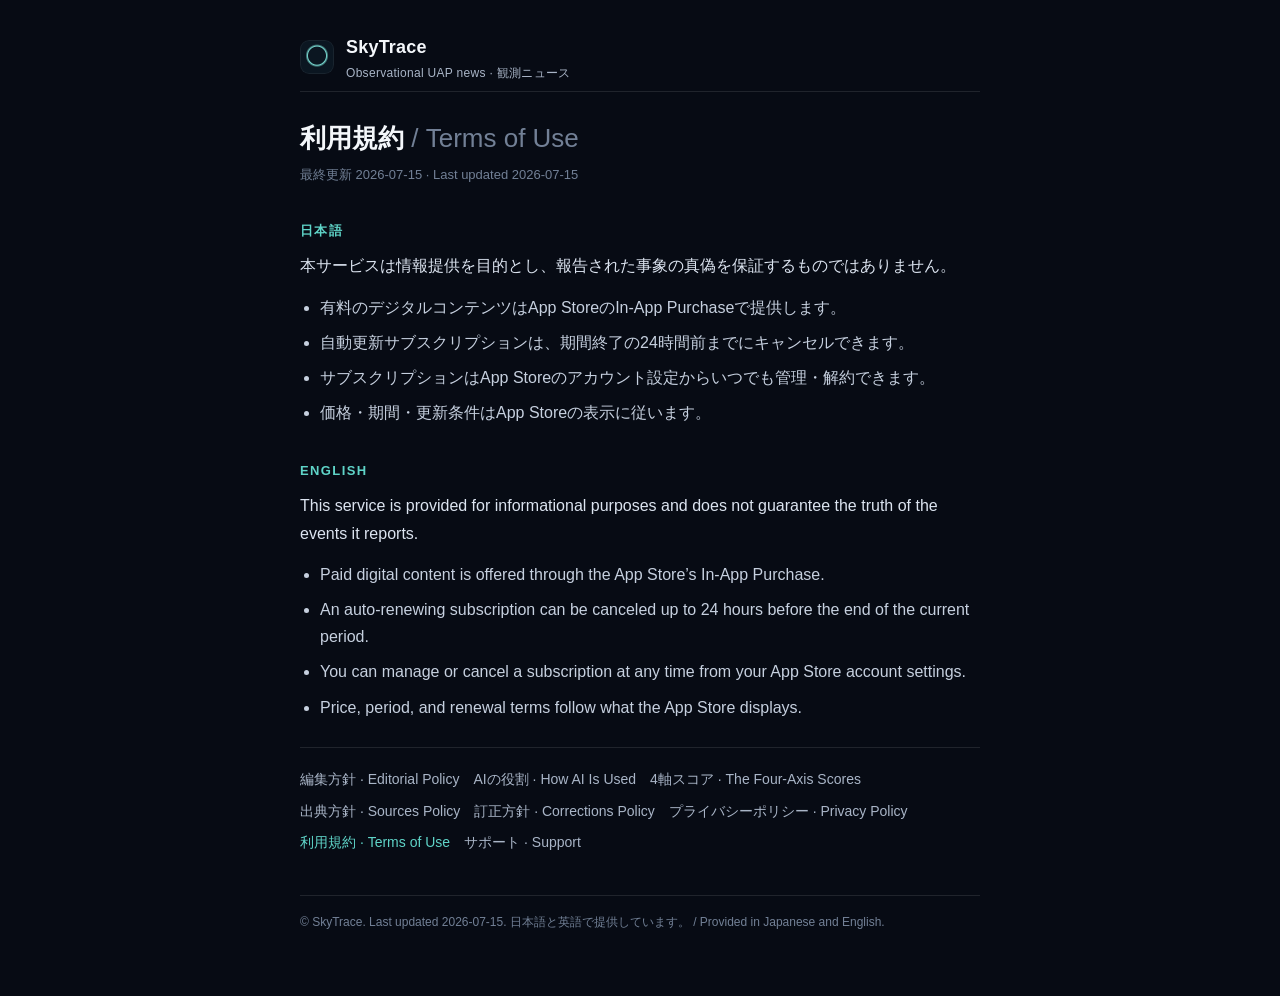
<file: docs/site/terms/index.html>
<!DOCTYPE html>
<html lang="ja">
<head>
<meta charset="utf-8">
<meta name="viewport" content="width=device-width, initial-scale=1">
<title>利用規約 / Terms of Use · SkyTrace</title>
<style>:root{color-scheme:dark}
*{box-sizing:border-box}
body{margin:0;background:#070B14;color:#F4F7FB;
  font-family:-apple-system,BlinkMacSystemFont,"Segoe UI",Roboto,"Helvetica Neue",Arial,"Hiragino Sans","Noto Sans JP",sans-serif;
  line-height:1.7;-webkit-text-size-adjust:100%}
a{color:#5FD4C8;text-decoration:none}
a:hover{text-decoration:underline}
.wrap{max-width:720px;margin:0 auto;padding:32px 20px 64px}
header.site{display:flex;align-items:center;gap:12px;padding-bottom:8px;border-bottom:1px solid rgba(255,255,255,.10);margin-bottom:24px}
.mark{width:34px;height:34px;border-radius:9px;flex:0 0 auto;
  background:radial-gradient(circle at 50% 46%,rgba(127,230,220,0) 34%,rgba(127,230,220,.9) 38%,rgba(127,230,220,0) 46%),#0B1621;
  box-shadow:inset 0 0 0 1px rgba(255,255,255,.06)}
.brand{font-weight:600;font-size:18px;letter-spacing:.2px}
.brand small{display:block;color:#A9B5C7;font-weight:400;font-size:12px;letter-spacing:.3px}
h1{font-size:26px;margin:8px 0 4px}
.updated{color:#728096;font-size:13px;margin:0 0 28px}
h2.lang{font-size:13px;text-transform:uppercase;letter-spacing:1.4px;color:#5FD4C8;margin:34px 0 10px}
p.lead{color:#DCE4F0;margin:0 0 14px}
ul{padding-left:20px;margin:0 0 8px}
li{margin:8px 0;color:#C6D0DF}
nav.pages{display:flex;flex-wrap:wrap;gap:8px 14px;margin:26px 0 0;padding-top:20px;border-top:1px solid rgba(255,255,255,.10)}
nav.pages a{font-size:14px;color:#A9B5C7}
nav.pages a.active{color:#5FD4C8}
footer{color:#728096;font-size:12px;margin-top:40px;padding-top:16px;border-top:1px solid rgba(255,255,255,.10)}
.cards{display:grid;grid-template-columns:repeat(auto-fill,minmax(200px,1fr));gap:12px;margin-top:24px}
.card{display:block;padding:16px;border-radius:14px;background:#0E1623;border:1px solid rgba(255,255,255,.08)}
.card:hover{border-color:rgba(95,212,200,.5);text-decoration:none}
.card b{display:block;color:#F4F7FB;font-size:15px}
.card span{display:block;color:#A9B5C7;font-size:12px;margin-top:3px}</style>
</head>
<body>
<div class="wrap">
<header class="site"><a class="mark" href="../index.html" aria-label="SkyTrace"></a><div class="brand">SkyTrace<small>Observational UAP news · 観測ニュース</small></div></header>
<h1>利用規約 <span style="color:#728096;font-weight:400">/ Terms of Use</span></h1>
<p class="updated">最終更新 2026-07-15 · Last updated 2026-07-15</p>
<h2 class="lang">日本語</h2>
<p class="lead">本サービスは情報提供を目的とし、報告された事象の真偽を保証するものではありません。</p>
<ul>
<li>有料のデジタルコンテンツはApp StoreのIn-App Purchaseで提供します。</li>
<li>自動更新サブスクリプションは、期間終了の24時間前までにキャンセルできます。</li>
<li>サブスクリプションはApp Storeのアカウント設定からいつでも管理・解約できます。</li>
<li>価格・期間・更新条件はApp Storeの表示に従います。</li>
</ul>
<h2 class="lang">English</h2>
<p class="lead">This service is provided for informational purposes and does not guarantee the truth of the events it reports.</p>
<ul>
<li>Paid digital content is offered through the App Store’s In-App Purchase.</li>
<li>An auto-renewing subscription can be canceled up to 24 hours before the end of the current period.</li>
<li>You can manage or cancel a subscription at any time from your App Store account settings.</li>
<li>Price, period, and renewal terms follow what the App Store displays.</li>
</ul>
<nav class="pages">
<a href="../editorial/">編集方針 · Editorial Policy</a>
<a href="../ai/">AIの役割 · How AI Is Used</a>
<a href="../scores/">4軸スコア · The Four-Axis Scores</a>
<a href="../sources/">出典方針 · Sources Policy</a>
<a href="../correction/">訂正方針 · Corrections Policy</a>
<a href="../privacy/">プライバシーポリシー · Privacy Policy</a>
<a href="../terms/" class="active">利用規約 · Terms of Use</a>
<a href="../support/">サポート · Support</a>
</nav>
<footer>© SkyTrace. Last updated 2026-07-15. 日本語と英語で提供しています。 / Provided in Japanese and English.</footer>
</div>
</body>
</html>
</file>
<file: docs/preview/styles.css>
/* SkyTrace interactive preview — dark theme mirroring SkyColor tokens
   (apps/ios/SkyTrace/DesignSystem/Tokens/SkyColor.swift). This is a browser
   preview of the SwiftUI screens, not the compiled app. */
:root{
  color-scheme: dark;
  --canvas:#070B14; --canvasElevated:#0A101B;
  --surface:#0E1623; --surface2:#131E2D; --surfaceInteractive:#182638;
  --elevated:#182631; --separator:#2A3945; --border:rgba(255,255,255,.10);
  --textPrimary:#F4F7FB; --textSecondary:#A9B5C7; --textTertiary:#728096;
  --accent:#5FD4C8; --accent2:#78BDF2; --warm:#E2C17B; --glow:#7FE6DC;
  --s-new:#8CD9FF; --s-review:#78BDF2; --s-insufficient:#F1B765;
  --s-likely:#9FD9B4; --s-explained:#73D39B; --s-disputed:#EF9292;
  --s-corrected:#E2C17B; --s-archived:#7C8995;
  --axis-evidence:#8CD9FF; --axis-independence:#A895FF;
  --axis-known:#79D4A3; --axis-unresolved:#F4C56B;
}
*{box-sizing:border-box}
html,body{height:100%}
body{
  margin:0;background:
    radial-gradient(1200px 700px at 50% -8%, #0e1a2b 0%, rgba(14,26,43,0) 60%),
    var(--canvas);
  color:var(--textPrimary);
  font-family:-apple-system,BlinkMacSystemFont,"Segoe UI",Roboto,"Helvetica Neue",Arial,"Hiragino Sans","Noto Sans JP",sans-serif;
  line-height:1.6;-webkit-font-smoothing:antialiased;
  display:flex;flex-direction:column;align-items:center;gap:14px;padding:24px 12px 48px;
}
a{color:var(--accent);text-decoration:none}
.pagehead{max-width:420px;text-align:center;color:var(--textSecondary);font-size:13px}
.pagehead b{color:var(--textPrimary)}
.pagehead .pill{display:inline-block;margin-top:6px;padding:3px 10px;border:1px solid var(--border);border-radius:999px;font-size:11px;color:var(--textTertiary)}

/* Phone frame */
.phone{
  width:390px;max-width:96vw;height:820px;max-height:86vh;
  background:var(--canvas);border-radius:44px;position:relative;overflow:hidden;
  box-shadow:0 0 0 10px #05070d, 0 24px 70px rgba(0,0,0,.6), inset 0 0 0 1px rgba(255,255,255,.05);
  display:flex;flex-direction:column;
}

/* Cosmic backdrop — subtle so evidence stays legible (CLAUDE.md §14) */
.cosmos{position:absolute;inset:0;z-index:0;pointer-events:none;overflow:hidden;
  background:
    radial-gradient(120% 80% at 50% -10%, rgba(110,92,200,.18), rgba(110,92,200,0) 55%),
    radial-gradient(90% 60% at 90% 8%, rgba(63,169,201,.16), rgba(63,169,201,0) 60%),
    radial-gradient(100% 70% at 0% 100%, rgba(95,212,200,.10), rgba(95,212,200,0) 55%);}
.cosmos .stars{position:absolute;inset:-20% -20% -20% -20%;background-repeat:repeat}
.cosmos .s1{animation:drift 120s linear infinite}
.cosmos .s2{animation:drift 200s linear infinite reverse;opacity:.7}
.cosmos .aurora{position:absolute;left:-20%;right:-20%;top:-10%;height:60%;
  background:radial-gradient(60% 60% at 30% 40%, rgba(126,230,220,.10), rgba(126,230,220,0) 70%),
             radial-gradient(50% 50% at 75% 30%, rgba(120,150,242,.10), rgba(120,150,242,0) 70%);
  filter:blur(8px);animation:auroraShift 26s ease-in-out infinite alternate}
@keyframes drift{from{transform:translateY(0)}to{transform:translateY(60px)}}
@keyframes auroraShift{from{transform:translateX(-14px)}to{transform:translateX(14px)}}
.screen,.nav,.statusbar,.tabbar{position:relative;z-index:1}

/* Launch splash — brief title on startup */
.splash{position:absolute;inset:0;z-index:40;display:flex;align-items:center;justify-content:center;
  background:radial-gradient(120% 90% at 50% 34%, #0d1a2c 0%, #060a12 60%, #04070e 100%);
  transition:opacity .55s ease, visibility .55s;overflow:hidden}
.splash.hide{opacity:0;visibility:hidden}
.splash-sky{position:absolute;inset:0;opacity:.9;
  background:radial-gradient(45% 40% at 50% 30%, rgba(126,230,220,.14), rgba(126,230,220,0) 70%),
             radial-gradient(60% 50% at 70% 80%, rgba(110,92,200,.16), rgba(110,92,200,0) 70%)}
.splash-orb{position:absolute;top:26%;left:50%;width:220px;height:220px;transform:translate(-50%,-50%);border-radius:50%;
  background:radial-gradient(circle at 50% 46%, rgba(127,230,220,0) 40%, rgba(127,230,220,.5) 46%, rgba(127,230,220,0) 56%);
  filter:blur(1px);animation:pulse 3.2s ease-in-out infinite}
@keyframes pulse{0%,100%{opacity:.55;transform:translate(-50%,-50%) scale(1)}50%{opacity:.9;transform:translate(-50%,-50%) scale(1.06)}}
.splash-mark{position:relative;text-align:center;padding:24px;animation:rise .8s cubic-bezier(.2,.8,.2,1) both}
@keyframes rise{from{opacity:0;transform:translateY(10px)}to{opacity:1;transform:none}}
.splash-glyph{margin-bottom:14px;filter:drop-shadow(0 0 16px rgba(127,230,220,.5))}
.splash-title{font-size:40px;font-weight:800;letter-spacing:3px;
  background:linear-gradient(180deg,#F4F7FB,#9FE9E0);-webkit-background-clip:text;background-clip:text;color:transparent}
.splash-tag{margin-top:10px;color:#A9B5C7;font-size:12.5px;max-width:260px;line-height:1.7}

@media (prefers-reduced-motion: reduce){
  .cosmos .s1,.cosmos .s2,.cosmos .aurora,.splash-orb,.splash-mark{animation:none !important}
  .splash{transition:opacity .2s ease, visibility .2s}
}

/* Case lead visual (observation image) on cards */
.thumb{border-radius:14px;overflow:hidden;background:#070b14;border:1px solid var(--border);flex:0 0 auto}
.thumb svg{display:block}
.card .lead-lg{width:100%;height:132px;border-radius:14px;overflow:hidden;margin-bottom:10px;border:1px solid var(--border)}
.card .lead-lg svg{width:100%;height:100%}
.card.withthumb{display:flex;gap:12px;align-items:stretch}
.card.withthumb .thumb{width:74px;height:74px}
.card.withthumb .cbody{flex:1;min-width:0}

/* Status legend */
.legend{display:flex;flex-wrap:wrap;gap:8px 12px;background:var(--surface);border:1px solid var(--border);border-radius:12px;padding:10px 12px;margin:8px 0}
.legend .item{display:flex;align-items:center;gap:6px;font-size:11.5px;color:var(--textSecondary)}
.legend .g{width:9px;height:9px;border-radius:2px;transform:rotate(45deg)}
.legend .g.round{border-radius:50%;transform:none}
.legend .sglyph{flex:0 0 auto}
.section-sub{color:var(--textTertiary);font-size:12px;margin:-4px 2px 8px;line-height:1.6}

/* Status glyphs & icons */
.badge .sglyph{margin-right:-1px}
.sglyph{display:inline-block;vertical-align:middle}
.sicon-wrap{flex:0 0 auto;display:inline-flex;align-items:flex-start;padding-top:1px}
.sicon{display:block}

/* Screen enter transition */
@keyframes screenIn{from{opacity:0;transform:translateY(8px)}to{opacity:1;transform:none}}
.screen.enter{animation:screenIn .30s cubic-bezier(.2,.8,.2,1)}

/* Section header accent tick */
.section-title{display:flex;align-items:center;gap:8px}
.section-title::before{content:"";width:14px;height:2px;border-radius:2px;
  background:linear-gradient(90deg,var(--accent),transparent)}

/* Hero: quiet scan line + finer type */
.hero{position:relative}
.hero::after{content:"";position:absolute;left:0;right:0;top:0;height:1px;
  background:linear-gradient(90deg,transparent,rgba(127,230,220,.55),transparent);
  animation:scan 7s ease-in-out infinite}
@keyframes scan{0%{top:8%;opacity:0}20%{opacity:.9}80%{opacity:.9}100%{top:96%;opacity:0}}
.hero h2{letter-spacing:.2px;line-height:1.45}
.case-title{letter-spacing:.1px}

/* Card lift */
.card{transition:border-color .15s, transform .12s ease, box-shadow .15s}
.card:hover{transform:translateY(-1px);box-shadow:0 8px 24px rgba(0,0,0,.28)}
.card:active{transform:translateY(0) scale(.996)}

/* Score quadrant */
.quadrant{background:linear-gradient(180deg,#0b1621,#080e18);border:1px solid var(--border);
  border-radius:16px;padding:12px 12px 6px;margin:6px 0 10px}
.quadrant svg{display:block}
.quadrant text{font-family:inherit;font-weight:650}

/* Tab bar active indicator */
.tab{position:relative;transition:color .18s}
.tab::before{content:"";position:absolute;top:-1px;left:50%;transform:translateX(-50%) scaleX(0);
  width:22px;height:2.5px;border-radius:2px;background:var(--accent);
  box-shadow:0 0 8px rgba(95,212,200,.7);transition:transform .22s cubic-bezier(.2,.8,.2,1)}
.tab.active::before{transform:translateX(-50%) scaleX(1)}
.tab svg{transition:transform .18s}
.tab.active svg{transform:translateY(-1px)}

@media (prefers-reduced-motion: reduce){
  .hero::after,.screen.enter{animation:none !important}
  .card,.tab,.tab::before{transition:none !important}
}
.statusbar{height:28px;flex:0 0 auto;display:flex;align-items:center;justify-content:space-between;padding:6px 26px 0;font-size:12px;color:var(--textSecondary)}
.notch{position:absolute;top:8px;left:50%;transform:translateX(-50%);width:120px;height:26px;background:#05070d;border-radius:0 0 16px 16px;z-index:5}

/* Nav header */
.nav{flex:0 0 auto;display:flex;align-items:center;gap:10px;padding:6px 18px 10px;min-height:44px}
.nav .title{font-size:22px;font-weight:700;letter-spacing:.2px}
.nav .back{color:var(--accent);font-size:15px;cursor:pointer;background:none;border:none;padding:6px 4px}
.nav .spacer{flex:1}
.nav .plusflag{font-size:11px;color:#08110f;background:var(--accent);padding:3px 8px;border-radius:999px;font-weight:700}
.nav .plusflag.free{color:var(--textSecondary);background:transparent;border:1px solid var(--border);font-weight:600}

/* Scroll area */
.screen{flex:1;overflow-y:auto;padding:2px 16px 20px;scrollbar-width:thin}
.screen::-webkit-scrollbar{width:6px}
.screen::-webkit-scrollbar-thumb{background:#1c2a3c;border-radius:3px}
.section-title{font-size:13px;text-transform:uppercase;letter-spacing:1.2px;color:var(--textTertiary);margin:20px 2px 8px}

/* Cards */
.card{background:var(--surface);border:1px solid var(--border);border-radius:16px;padding:14px;margin:10px 0;cursor:pointer;transition:border-color .15s,transform .05s}
.card:hover{border-color:rgba(95,212,200,.45)}
.card:active{transform:scale(.995)}
.card.flat{cursor:default}
.card .row{display:flex;align-items:center;gap:10px}
.case-title{font-size:16px;font-weight:650;margin:8px 0 4px;line-height:1.4}
.case-sum{color:var(--textSecondary);font-size:13.5px;margin:0}
.meta{color:var(--textTertiary);font-size:12px;margin-top:8px;display:flex;flex-wrap:wrap;gap:8px 12px}
.meta .dot{width:4px;height:4px;border-radius:50%;background:var(--textTertiary);align-self:center}

/* Status badge */
.badge{display:inline-flex;align-items:center;gap:6px;font-size:12px;font-weight:600;padding:4px 9px;border-radius:999px;border:1px solid transparent;white-space:nowrap}
.badge .glyph{width:9px;height:9px;border-radius:2px;transform:rotate(45deg)}
.badge.round .glyph{border-radius:50%;transform:none}

/* Hero summary */
.hero{background:linear-gradient(180deg,#0b1621,#091018);border:1px solid var(--border);border-radius:20px;padding:18px;margin:8px 0 4px;position:relative;overflow:hidden}
.hero .date{color:var(--accent);font-size:12px;letter-spacing:1px;text-transform:uppercase}
.hero h2{font-size:19px;margin:6px 0 12px;font-weight:700}
.stats{display:grid;grid-template-columns:repeat(3,1fr);gap:10px}
.stat{background:rgba(255,255,255,.03);border:1px solid var(--border);border-radius:12px;padding:10px 8px;text-align:center}
.stat b{display:block;font-size:22px;font-weight:750}
.stat span{display:block;font-size:11px;color:var(--textSecondary);margin-top:2px}
.orb{position:absolute;right:-30px;top:-30px;width:120px;height:120px;border-radius:50%;
  background:radial-gradient(circle at 50% 46%,rgba(127,230,220,0) 34%,rgba(127,230,220,.5) 40%,rgba(127,230,220,0) 52%);opacity:.7}

/* Score quadrant */
.scores{display:grid;grid-template-columns:1fr 1fr;gap:10px;margin:8px 0}
.axis{background:var(--surface2);border:1px solid var(--border);border-radius:12px;padding:10px 12px}
.axis .k{font-size:12px;color:var(--textSecondary)}
.axis .v{font-size:20px;font-weight:750;margin-top:2px}
.bar{height:6px;border-radius:3px;background:rgba(255,255,255,.08);margin-top:8px;overflow:hidden}
.bar>i{display:block;height:100%;border-radius:3px}

/* Detail sections */
.d-sec{margin:16px 0}
.d-sec h3{font-size:15px;margin:0 0 8px}
.li{background:var(--surface);border:1px solid var(--border);border-radius:12px;padding:10px 12px;margin:7px 0;font-size:13.5px;color:var(--textSecondary)}
.li.agree{border-left:3px solid var(--s-explained)}
.li.contra{border-left:3px solid var(--s-disputed)}
.cand{background:var(--surface);border:1px solid var(--border);border-radius:14px;padding:12px;margin:9px 0}
.cand .top{display:flex;align-items:center;justify-content:space-between;gap:8px}
.cand .name{font-weight:650}
.cand.excluded{opacity:.62}
.cand .tag{font-size:11px;color:var(--textTertiary);border:1px solid var(--border);border-radius:999px;padding:2px 8px}
.matchbar{height:8px;border-radius:4px;background:rgba(255,255,255,.08);margin:8px 0;overflow:hidden}
.matchbar>i{display:block;height:100%;background:linear-gradient(90deg,var(--accent2),var(--accent))}
.chips{display:flex;flex-wrap:wrap;gap:6px;margin-top:6px}
.chip{font-size:11.5px;padding:3px 8px;border-radius:8px;background:rgba(255,255,255,.04);border:1px solid var(--border);color:var(--textSecondary)}
.chip.no{color:#e8a}
.source{display:flex;gap:10px;align-items:flex-start;background:var(--surface);border:1px solid var(--border);border-radius:12px;padding:10px 12px;margin:7px 0}
.source .st{font-size:11px;color:var(--textTertiary)}
.tl{border-left:2px solid var(--separator);margin-left:8px;padding-left:14px}
.tl .item{position:relative;margin:12px 0}
.tl .item::before{content:"";position:absolute;left:-21px;top:4px;width:9px;height:9px;border-radius:50%;background:var(--accent)}
.assess{background:linear-gradient(180deg,rgba(120,189,242,.08),rgba(120,189,242,0));border:1px solid var(--border);border-radius:14px;padding:14px;font-size:14px}

/* Lead visual */
.lead{height:150px;border-radius:18px;margin:6px 0 10px;position:relative;overflow:hidden;
  background:radial-gradient(120px 120px at 30% 40%, rgba(127,230,220,.22), rgba(127,230,220,0) 70%),
             radial-gradient(160px 160px at 78% 68%, rgba(120,189,242,.20), rgba(120,189,242,0) 70%),
             linear-gradient(180deg,#0b1621,#070b14);border:1px solid var(--border)}
.lead .g{position:absolute;inset:0;display:flex;align-items:center;justify-content:center}
.lead .g svg{opacity:.9}

/* Premium lock */
.lock{background:linear-gradient(180deg,rgba(226,193,123,.10),rgba(226,193,123,0));border:1px dashed rgba(226,193,123,.5);border-radius:14px;padding:16px;text-align:center;margin:10px 0}
.lock h4{margin:2px 0 6px;color:var(--warm)}
.lock p{color:var(--textSecondary);font-size:13px;margin:0 0 12px}
.btn{display:inline-block;border:none;border-radius:12px;padding:11px 16px;font-size:14px;font-weight:650;cursor:pointer}
.btn.primary{background:var(--accent);color:#06110f}
.btn.ghost{background:transparent;color:var(--accent);border:1px solid var(--border)}
.btn.block{display:block;width:100%;text-align:center}
.gated{filter:blur(5px);opacity:.5;pointer-events:none;user-select:none}

/* Settings rows */
.setrow{display:flex;align-items:center;gap:12px;background:var(--surface);border:1px solid var(--border);border-radius:12px;padding:13px 14px;margin:8px 0;cursor:pointer}
.setrow .lab{flex:1}
.setrow .lab b{display:block;font-size:14.5px}
.setrow .lab span{font-size:12px;color:var(--textTertiary)}
.setrow .val{color:var(--textSecondary);font-size:13px}
.toggle{width:46px;height:28px;border-radius:999px;background:#26374a;position:relative;transition:background .2s;flex:0 0 auto}
.toggle.on{background:var(--accent)}
.toggle i{position:absolute;top:3px;left:3px;width:22px;height:22px;border-radius:50%;background:#fff;transition:left .2s}
.toggle.on i{left:21px}

/* Map */
.mapwrap{position:relative;background:linear-gradient(180deg,#0b1621,#070d16);border:1px solid var(--border);border-radius:16px;overflow:hidden;margin:8px 0}
.mapwrap svg{display:block;width:100%;height:auto}
.pin{position:absolute;width:16px;height:16px;border-radius:50%;transform:translate(-50%,-50%);border:2px solid rgba(7,11,20,.8);cursor:pointer;box-shadow:0 0 0 4px rgba(127,230,220,.12)}
.pin:hover{box-shadow:0 0 0 6px rgba(127,230,220,.25)}
.filterbar{display:flex;gap:6px;overflow-x:auto;padding:4px 0 8px;scrollbar-width:none}
.filterbar::-webkit-scrollbar{display:none}
.fchip{white-space:nowrap;font-size:12px;padding:6px 11px;border-radius:999px;border:1px solid var(--border);background:var(--surface);color:var(--textSecondary);cursor:pointer}
.fchip.active{background:var(--accent);color:#06110f;border-color:transparent;font-weight:650}

/* Search */
.search{width:100%;background:var(--surface2);border:1px solid var(--border);border-radius:12px;padding:11px 14px;color:var(--textPrimary);font-size:15px;margin:6px 0 4px}
.search::placeholder{color:var(--textTertiary)}
.empty{text-align:center;color:var(--textTertiary);padding:34px 10px;font-size:13.5px}

/* Tab bar */
.tabbar{flex:0 0 auto;display:flex;border-top:1px solid var(--border);background:rgba(10,16,27,.9);backdrop-filter:blur(8px);padding:8px 6px 20px}
.tab{flex:1;background:none;border:none;color:var(--textTertiary);font-size:11px;display:flex;flex-direction:column;align-items:center;gap:4px;cursor:pointer;padding:4px}
.tab.active{color:var(--accent)}
.tab svg{width:24px;height:24px}

/* Sheet (paywall) */
.sheet-scrim{position:absolute;inset:0;background:rgba(3,5,10,.6);opacity:0;pointer-events:none;transition:opacity .2s;z-index:20}
.sheet-scrim.show{opacity:1;pointer-events:auto}
.sheet{position:absolute;left:0;right:0;bottom:0;background:var(--canvasElevated);border-radius:24px 24px 0 0;border-top:1px solid var(--border);padding:18px 18px 26px;transform:translateY(100%);transition:transform .25s cubic-bezier(.2,.8,.2,1);z-index:21;max-height:88%;overflow-y:auto}
.sheet.show{transform:translateY(0)}
.sheet .grab{width:38px;height:4px;border-radius:2px;background:#33465a;margin:0 auto 12px}
.plan{border:1px solid var(--border);border-radius:14px;padding:14px;margin:10px 0;display:flex;justify-content:space-between;align-items:center;cursor:pointer}
.plan.best{border-color:var(--accent);background:rgba(95,212,200,.06)}
.plan .p b{font-size:15px}
.plan .p span{font-size:12px;color:var(--textSecondary);display:block}
.plan .price{text-align:right}
.plan .price b{font-size:16px}
.plan .price span{font-size:11px;color:var(--textTertiary);display:block}
.legal{font-size:11px;color:var(--textTertiary);text-align:center;margin-top:14px;line-height:1.7}
.legal a{color:var(--textSecondary)}
</file>
